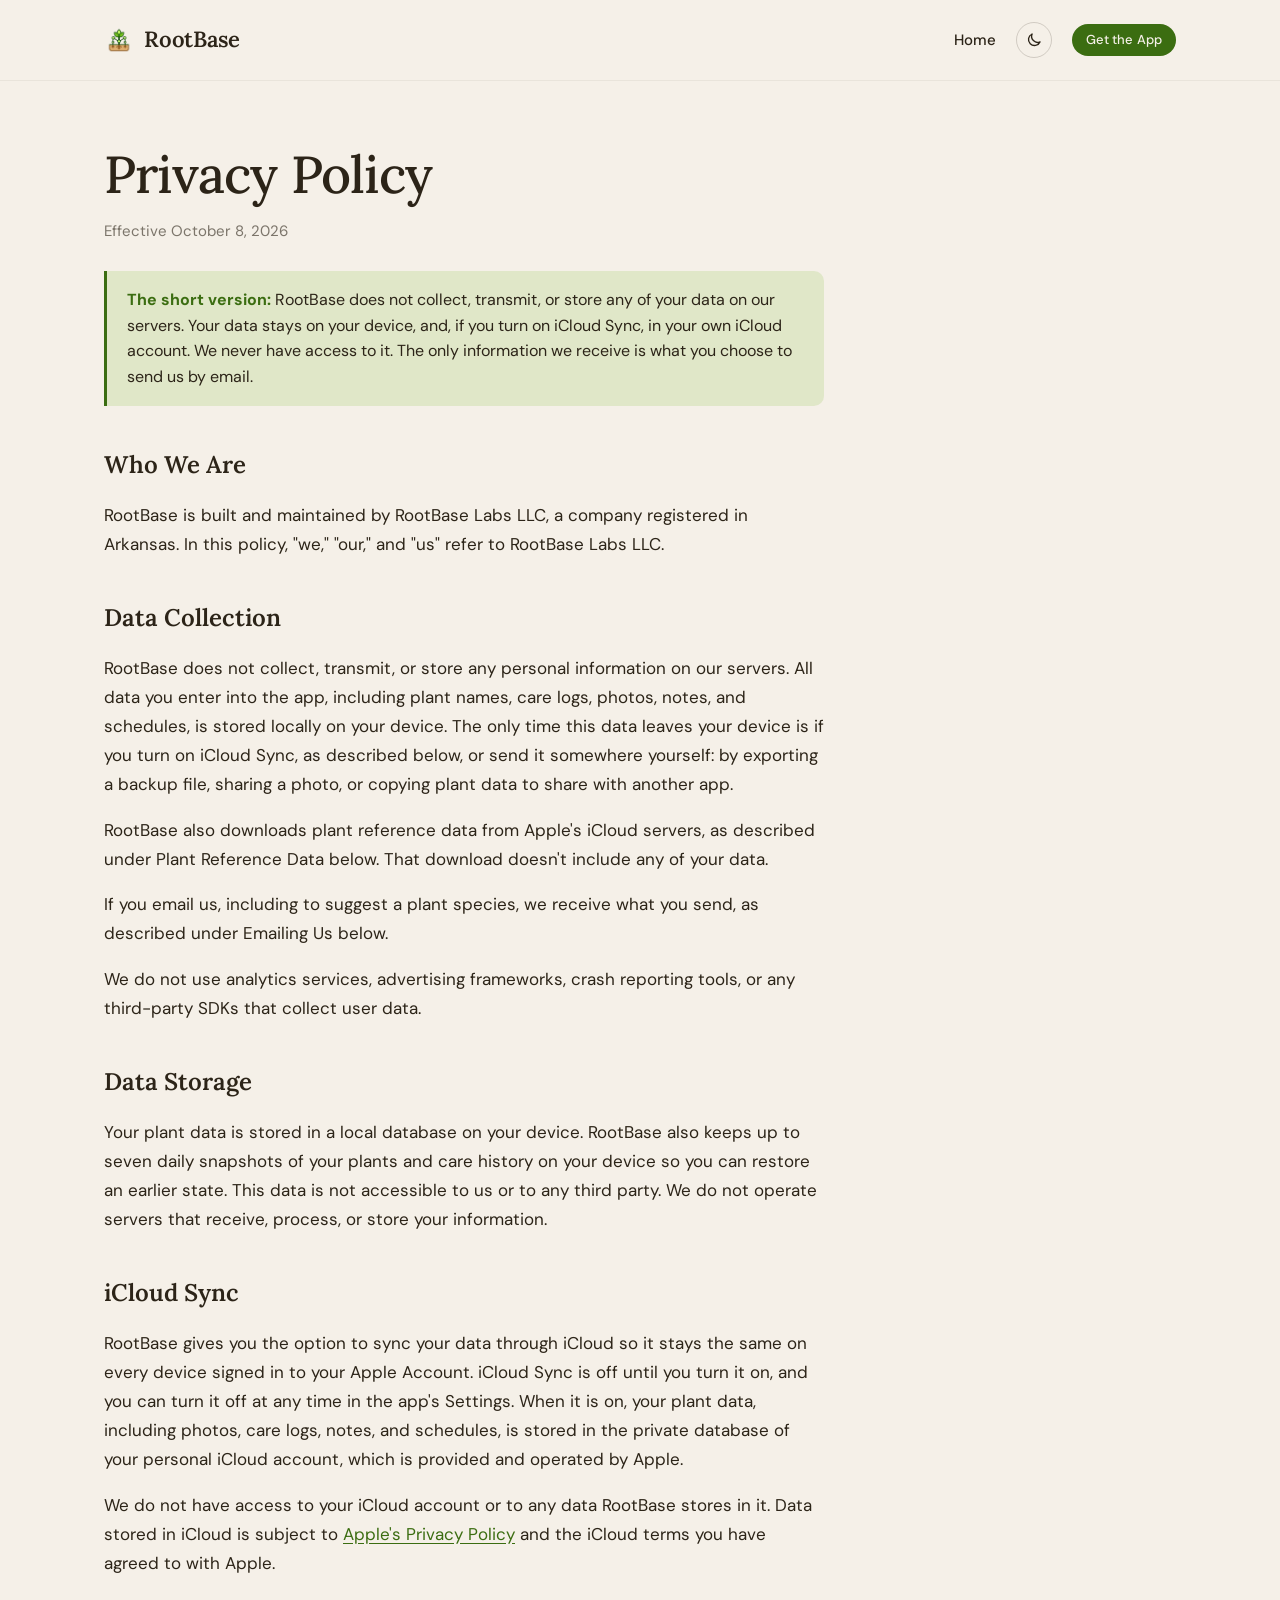
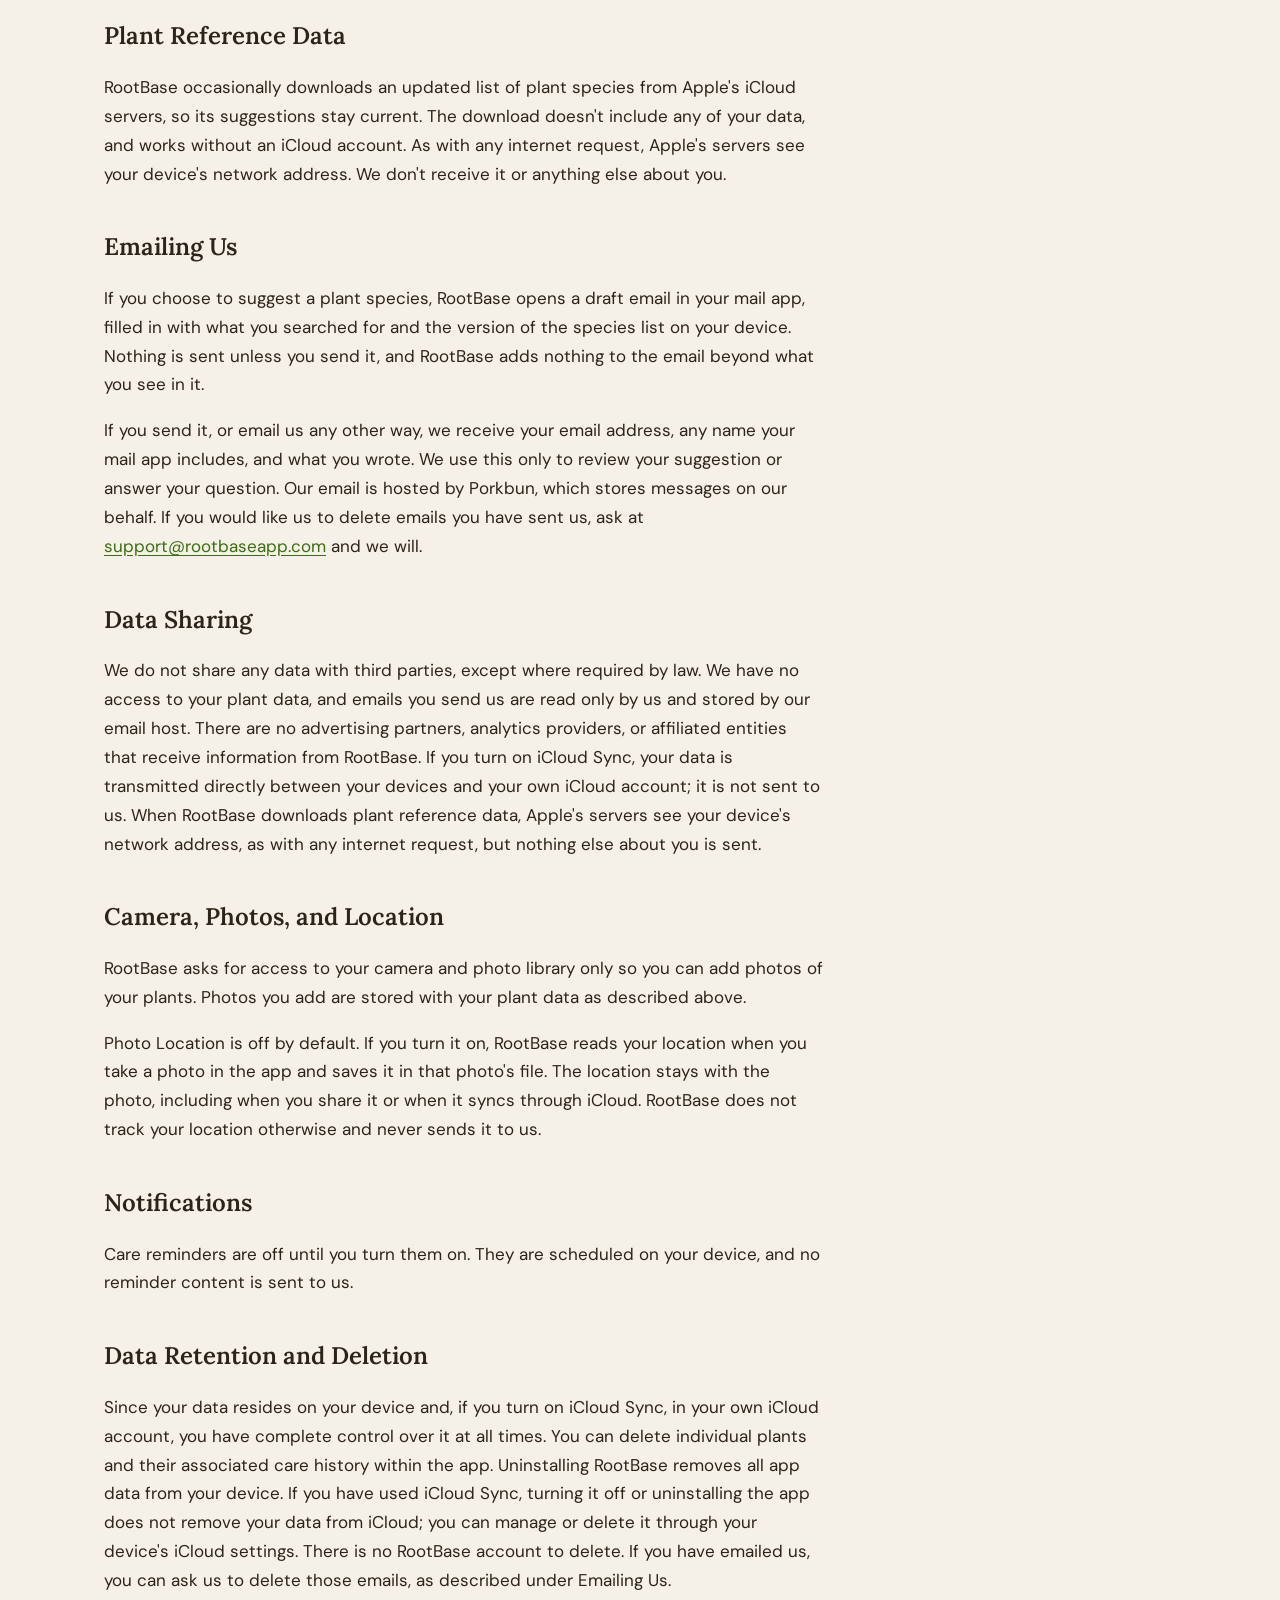
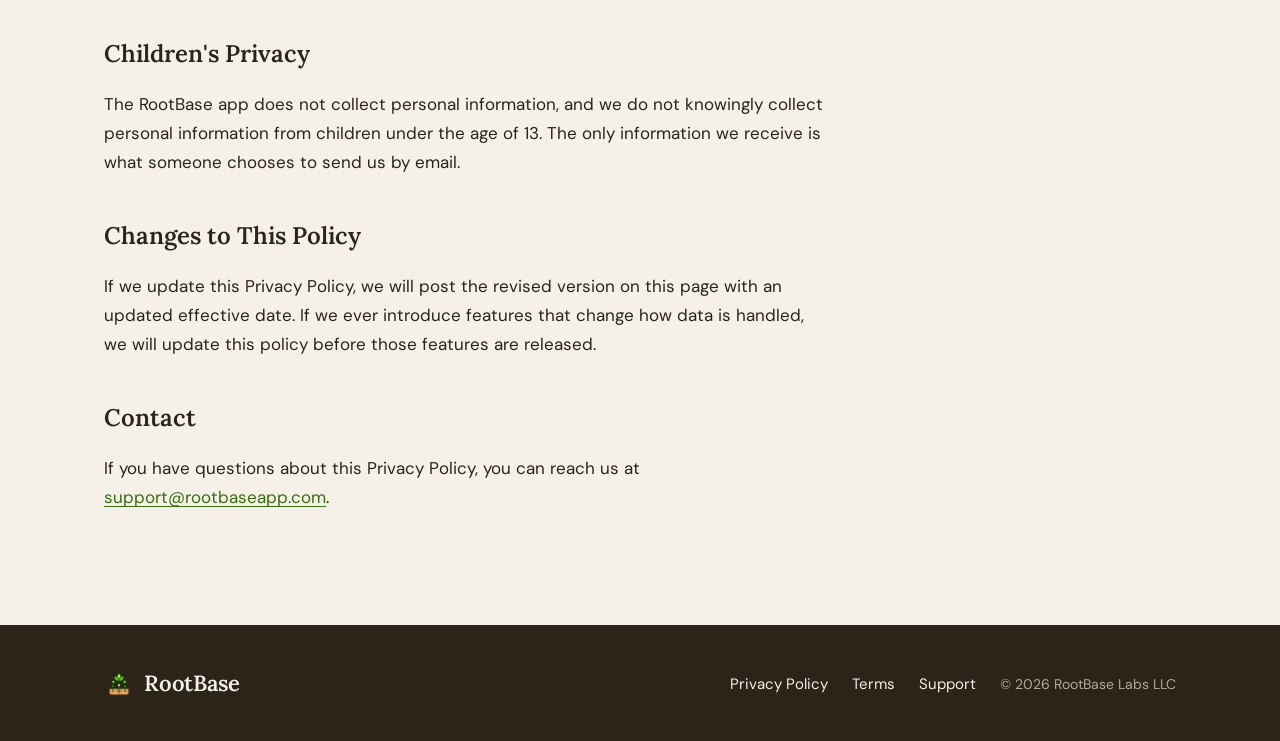
<file: privacy.html>
<!DOCTYPE html>
<html lang="en">
<head>
  <meta charset="UTF-8">
  <meta name="viewport" content="width=device-width, initial-scale=1.0">
  <title>Privacy Policy — RootBase</title>
  <meta name="description" content="Privacy Policy for RootBase, the plant care app for iPhone and iPad by RootBase Labs LLC.">
  <meta name="apple-itunes-app" content="app-id=6760036967">
  <link rel="canonical" href="https://www.rootbaseapp.com/privacy.html">

  <meta property="og:type" content="website">
  <meta property="og:url" content="https://www.rootbaseapp.com/privacy.html">
  <meta property="og:title" content="Privacy Policy — RootBase">
  <meta property="og:description" content="Privacy Policy for RootBase, the plant care app for iPhone and iPad by RootBase Labs LLC.">
  <meta property="og:image" content="https://www.rootbaseapp.com/assets/social/rootbase-card.jpg">
  <meta property="og:image:width" content="1200">
  <meta property="og:image:height" content="630">
  <meta property="og:image:alt" content="RootBase on iPhone and iPad: Your plants deserve a proper schedule.">
  <meta property="og:site_name" content="RootBase">

  <meta name="twitter:card" content="summary_large_image">
  <meta name="twitter:title" content="Privacy Policy — RootBase">
  <meta name="twitter:description" content="Privacy Policy for RootBase, the plant care app for iPhone and iPad by RootBase Labs LLC.">
  <meta name="twitter:image" content="https://www.rootbaseapp.com/assets/social/rootbase-card.jpg">
  <meta name="twitter:image:alt" content="RootBase on iPhone and iPad: Your plants deserve a proper schedule.">

  <link rel="preconnect" href="https://fonts.googleapis.com">
  <link rel="preconnect" href="https://fonts.gstatic.com" crossorigin>
  <link href="https://fonts.googleapis.com/css2?family=DM+Sans:ital,wght@0,400;0,500;0,600;0,700;1,400&family=Lora:ital,wght@0,400;0,500;0,600;0,700;1,400;1,500;1,600&display=swap" rel="stylesheet">
  <link rel="icon" type="image/png" href="assets/icons/rootbase-icon.png">
  <link rel="apple-touch-icon" href="assets/icons/rootbase-icon.png">
  <link rel="stylesheet" href="styles.css">
  <meta name="color-scheme" content="light dark">
  <script src="theme.js"></script>
</head>
<body>
  <header class="site-nav">
    <div class="container nav-inner">
      <a href="index.html" class="logo" aria-label="RootBase home">
        <img class="logo-mark" src="assets/icons/rootbase-icon.png" alt="RootBase leaf mark" />
        <span class="logo-word">RootBase</span>
      </a>
      <nav class="nav-links" aria-label="Primary">
        <a href="index.html" class="nav-link">Home</a>
        <button type="button" class="theme-toggle" aria-label="Toggle dark mode" hidden>
          <svg class="icon-moon" viewBox="0 0 24 24" fill="none" stroke="currentColor" stroke-width="1.8" stroke-linecap="round" stroke-linejoin="round" aria-hidden="true"><path d="M20 14.5A8 8 0 0 1 9.5 4a8 8 0 1 0 10.5 10.5Z"/></svg>
          <svg class="icon-sun" viewBox="0 0 24 24" fill="none" stroke="currentColor" stroke-width="1.8" stroke-linecap="round" aria-hidden="true"><circle cx="12" cy="12" r="4"/><path d="M12 2.5v2M12 19.5v2M4.6 4.6l1.4 1.4M18 18l1.4 1.4M2.5 12h2M19.5 12h2M4.6 19.4 6 18M18 6l1.4-1.4"/></svg>
        </button>
        <a href="https://apps.apple.com/us/app/rootbase/id6760036967" class="pill pill-green" target="_blank" rel="noopener">Get the App</a>
      </nav>
    </div>
  </header>

  <main class="doc-page">
    <div class="container">
      <h1 class="doc-title">Privacy Policy</h1>
      <p class="doc-effective-date">Effective October 8, 2026</p>
      <div class="doc-content">
        <div class="doc-summary">
          <strong>The short version:</strong> RootBase does not collect, transmit, or store any of your data on our servers. Your data stays on your device, and, if you turn on iCloud Sync, in your own iCloud account. We never have access to it. The only information we receive is what you choose to send us by email.
        </div>

        <h2>Who We Are</h2>
        <p>RootBase is built and maintained by RootBase Labs LLC, a company registered in Arkansas. In this policy, "we," "our," and "us" refer to RootBase Labs LLC.</p>

        <h2>Data Collection</h2>
        <p>RootBase does not collect, transmit, or store any personal information on our servers. All data you enter into the app, including plant names, care logs, photos, notes, and schedules, is stored locally on your device. The only time this data leaves your device is if you turn on iCloud Sync, as described below, or send it somewhere yourself: by exporting a backup file, sharing a photo, or copying plant data to share with another app.</p>
        <p>RootBase also downloads plant reference data from Apple's iCloud servers, as described under Plant Reference Data below. That download doesn't include any of your data.</p>
        <p>If you email us, including to suggest a plant species, we receive what you send, as described under Emailing Us below.</p>
        <p>We do not use analytics services, advertising frameworks, crash reporting tools, or any third-party SDKs that collect user data.</p>

        <h2>Data Storage</h2>
        <p>Your plant data is stored in a local database on your device. RootBase also keeps up to seven daily snapshots of your plants and care history on your device so you can restore an earlier state. This data is not accessible to us or to any third party. We do not operate servers that receive, process, or store your information.</p>

        <h2>iCloud Sync</h2>
        <p>RootBase gives you the option to sync your data through iCloud so it stays the same on every device signed in to your Apple Account. iCloud Sync is off until you turn it on, and you can turn it off at any time in the app's Settings. When it is on, your plant data, including photos, care logs, notes, and schedules, is stored in the private database of your personal iCloud account, which is provided and operated by Apple.</p>
        <p>We do not have access to your iCloud account or to any data RootBase stores in it. Data stored in iCloud is subject to <a href="https://www.apple.com/legal/privacy/" target="_blank" rel="noopener">Apple's Privacy Policy</a> and the iCloud terms you have agreed to with Apple.</p>

        <h2>Plant Reference Data</h2>
        <p>RootBase occasionally downloads an updated list of plant species from Apple's iCloud servers, so its suggestions stay current. The download doesn't include any of your data, and works without an iCloud account. As with any internet request, Apple's servers see your device's network address. We don't receive it or anything else about you.</p>

        <h2>Emailing Us</h2>
        <p>If you choose to suggest a plant species, RootBase opens a draft email in your mail app, filled in with what you searched for and the version of the species list on your device. Nothing is sent unless you send it, and RootBase adds nothing to the email beyond what you see in it.</p>
        <p>If you send it, or email us any other way, we receive your email address, any name your mail app includes, and what you wrote. We use this only to review your suggestion or answer your question. Our email is hosted by Porkbun, which stores messages on our behalf. If you would like us to delete emails you have sent us, ask at <a href="mailto:support@rootbaseapp.com">support@rootbaseapp.com</a> and we will.</p>

        <h2>Data Sharing</h2>
        <p>We do not share any data with third parties, except where required by law. We have no access to your plant data, and emails you send us are read only by us and stored by our email host. There are no advertising partners, analytics providers, or affiliated entities that receive information from RootBase. If you turn on iCloud Sync, your data is transmitted directly between your devices and your own iCloud account; it is not sent to us. When RootBase downloads plant reference data, Apple's servers see your device's network address, as with any internet request, but nothing else about you is sent.</p>

        <h2>Camera, Photos, and Location</h2>
        <p>RootBase asks for access to your camera and photo library only so you can add photos of your plants. Photos you add are stored with your plant data as described above.</p>
        <p>Photo Location is off by default. If you turn it on, RootBase reads your location when you take a photo in the app and saves it in that photo's file. The location stays with the photo, including when you share it or when it syncs through iCloud. RootBase does not track your location otherwise and never sends it to us.</p>

        <h2>Notifications</h2>
        <p>Care reminders are off until you turn them on. They are scheduled on your device, and no reminder content is sent to us.</p>

        <h2>Data Retention and Deletion</h2>
        <p>Since your data resides on your device and, if you turn on iCloud Sync, in your own iCloud account, you have complete control over it at all times. You can delete individual plants and their associated care history within the app. Uninstalling RootBase removes all app data from your device. If you have used iCloud Sync, turning it off or uninstalling the app does not remove your data from iCloud; you can manage or delete it through your device's iCloud settings. There is no RootBase account to delete. If you have emailed us, you can ask us to delete those emails, as described under Emailing Us.</p>

        <h2>Children's Privacy</h2>
        <p>The RootBase app does not collect personal information, and we do not knowingly collect personal information from children under the age of 13. The only information we receive is what someone chooses to send us by email.</p>

        <h2>Changes to This Policy</h2>
        <p>If we update this Privacy Policy, we will post the revised version on this page with an updated effective date. If we ever introduce features that change how data is handled, we will update this policy before those features are released.</p>

        <h2>Contact</h2>
        <p>If you have questions about this Privacy Policy, you can reach us at <a href="mailto:support@rootbaseapp.com">support@rootbaseapp.com</a>.</p>
      </div>
    </div>
  </main>

  <footer class="site-footer">
    <div class="container footer-inner">
      <a href="index.html" class="logo logo-footer" aria-label="RootBase home">
        <img class="logo-mark" src="assets/icons/rootbase-icon.png" alt="RootBase leaf mark" />
        <span class="logo-word">RootBase</span>
      </a>
      <nav class="footer-links" aria-label="Footer">
        <a href="privacy.html">Privacy Policy</a>
        <a href="terms.html">Terms</a>
        <a href="support.html">Support</a>
        <span class="footer-copy">© 2026 RootBase Labs LLC</span>
      </nav>
    </div>
  </footer>
</body>
</html>
</file>
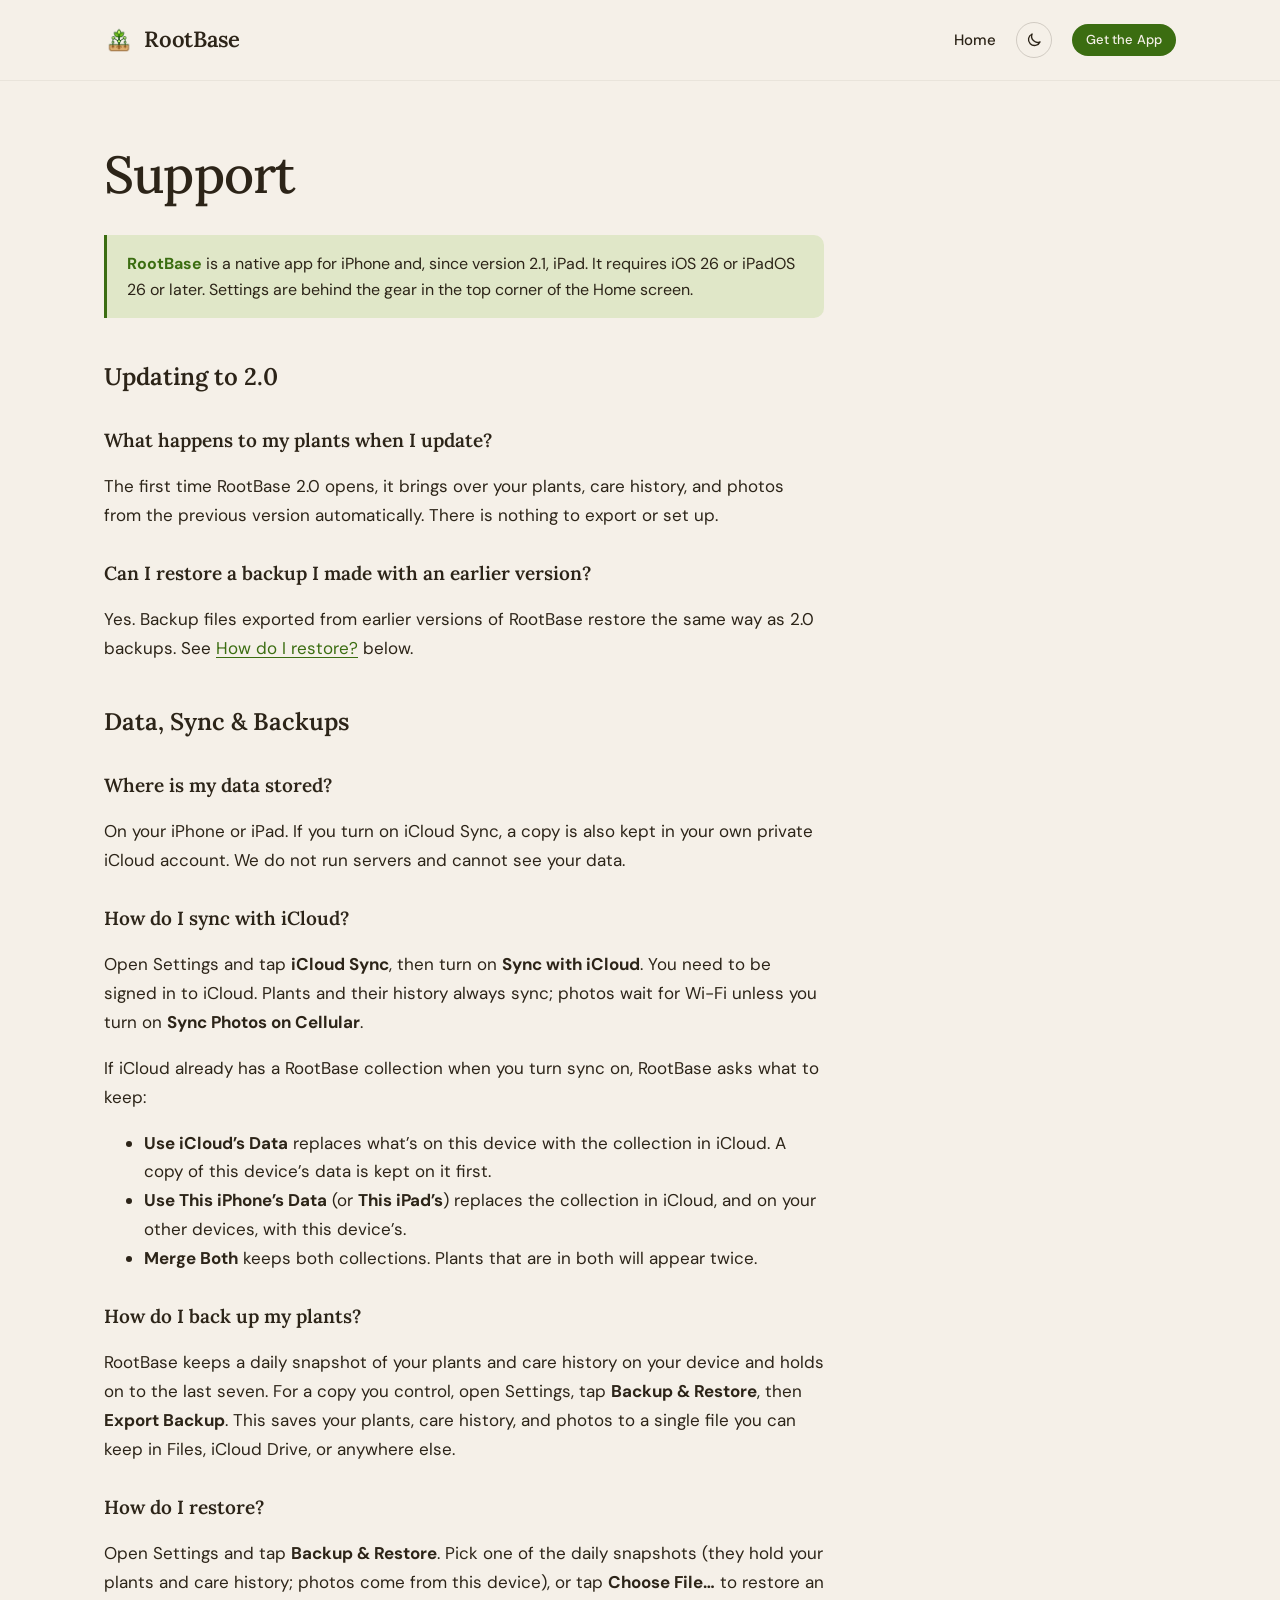
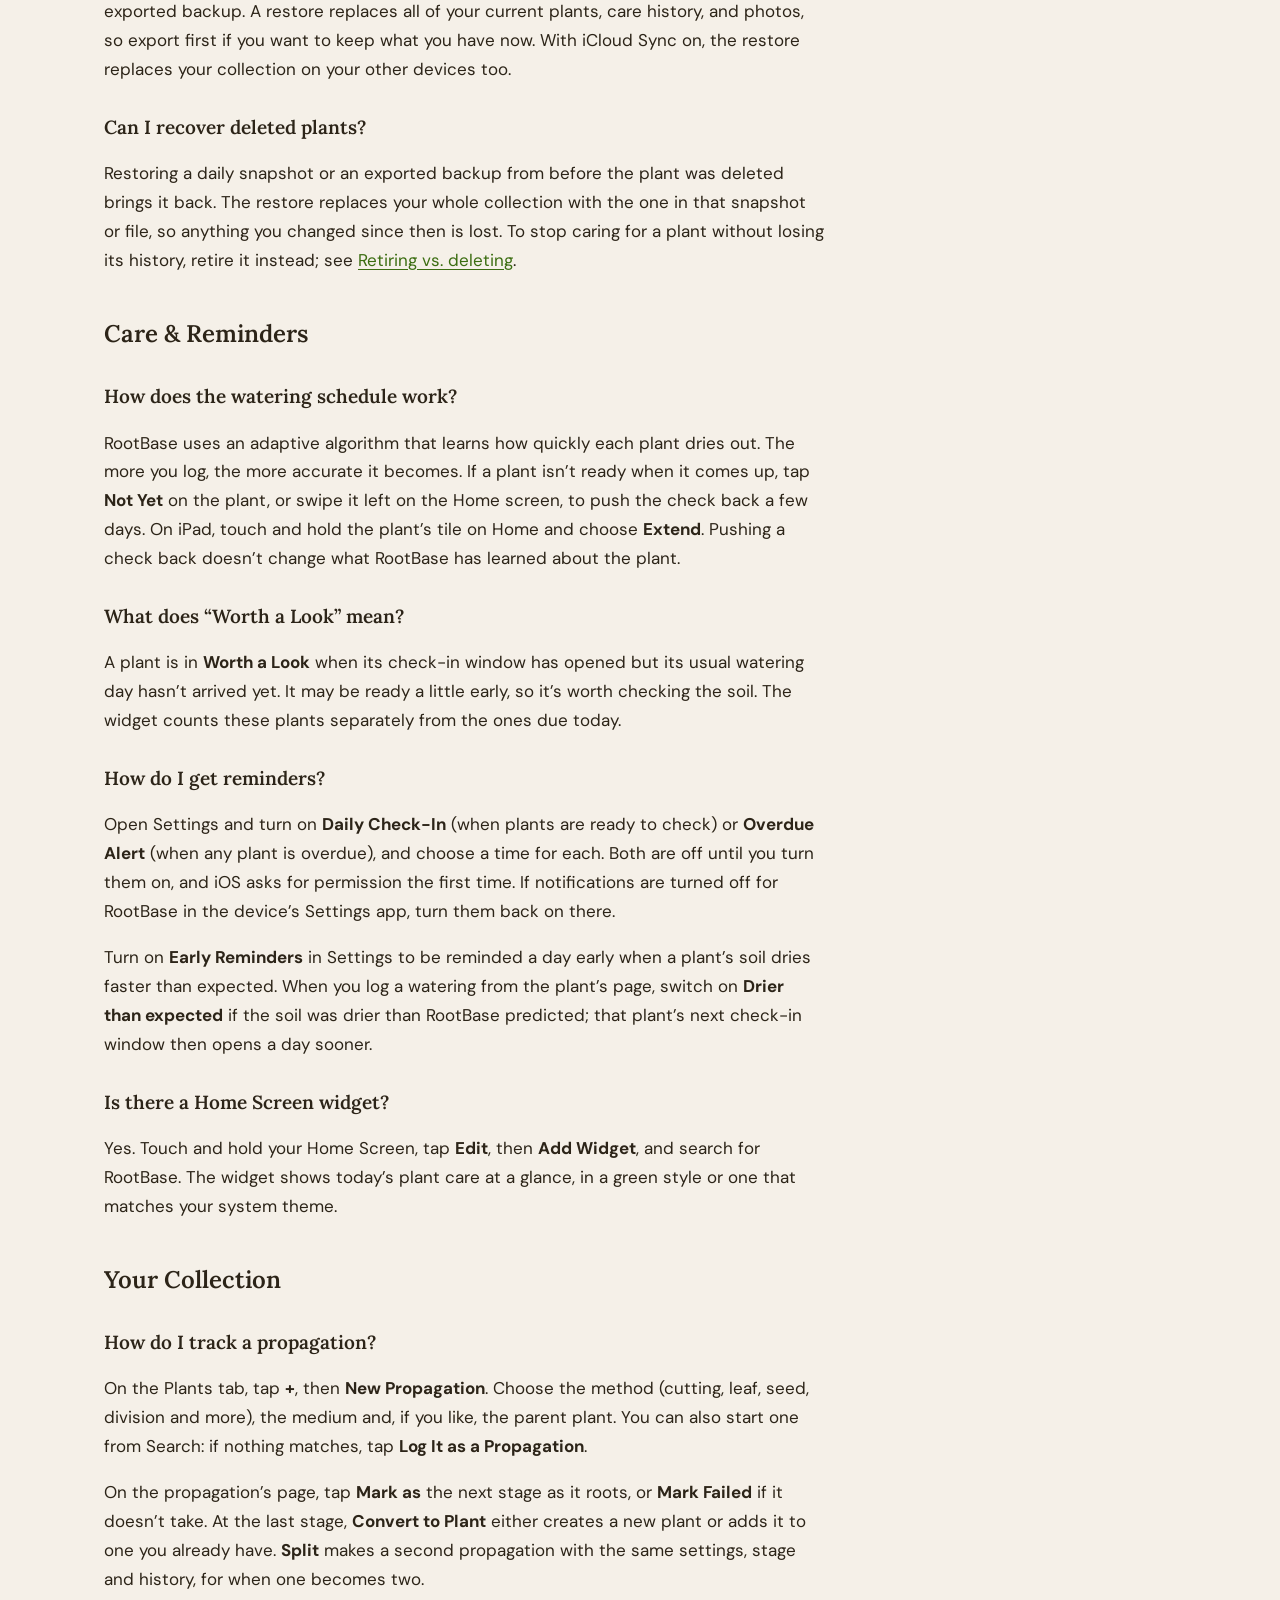
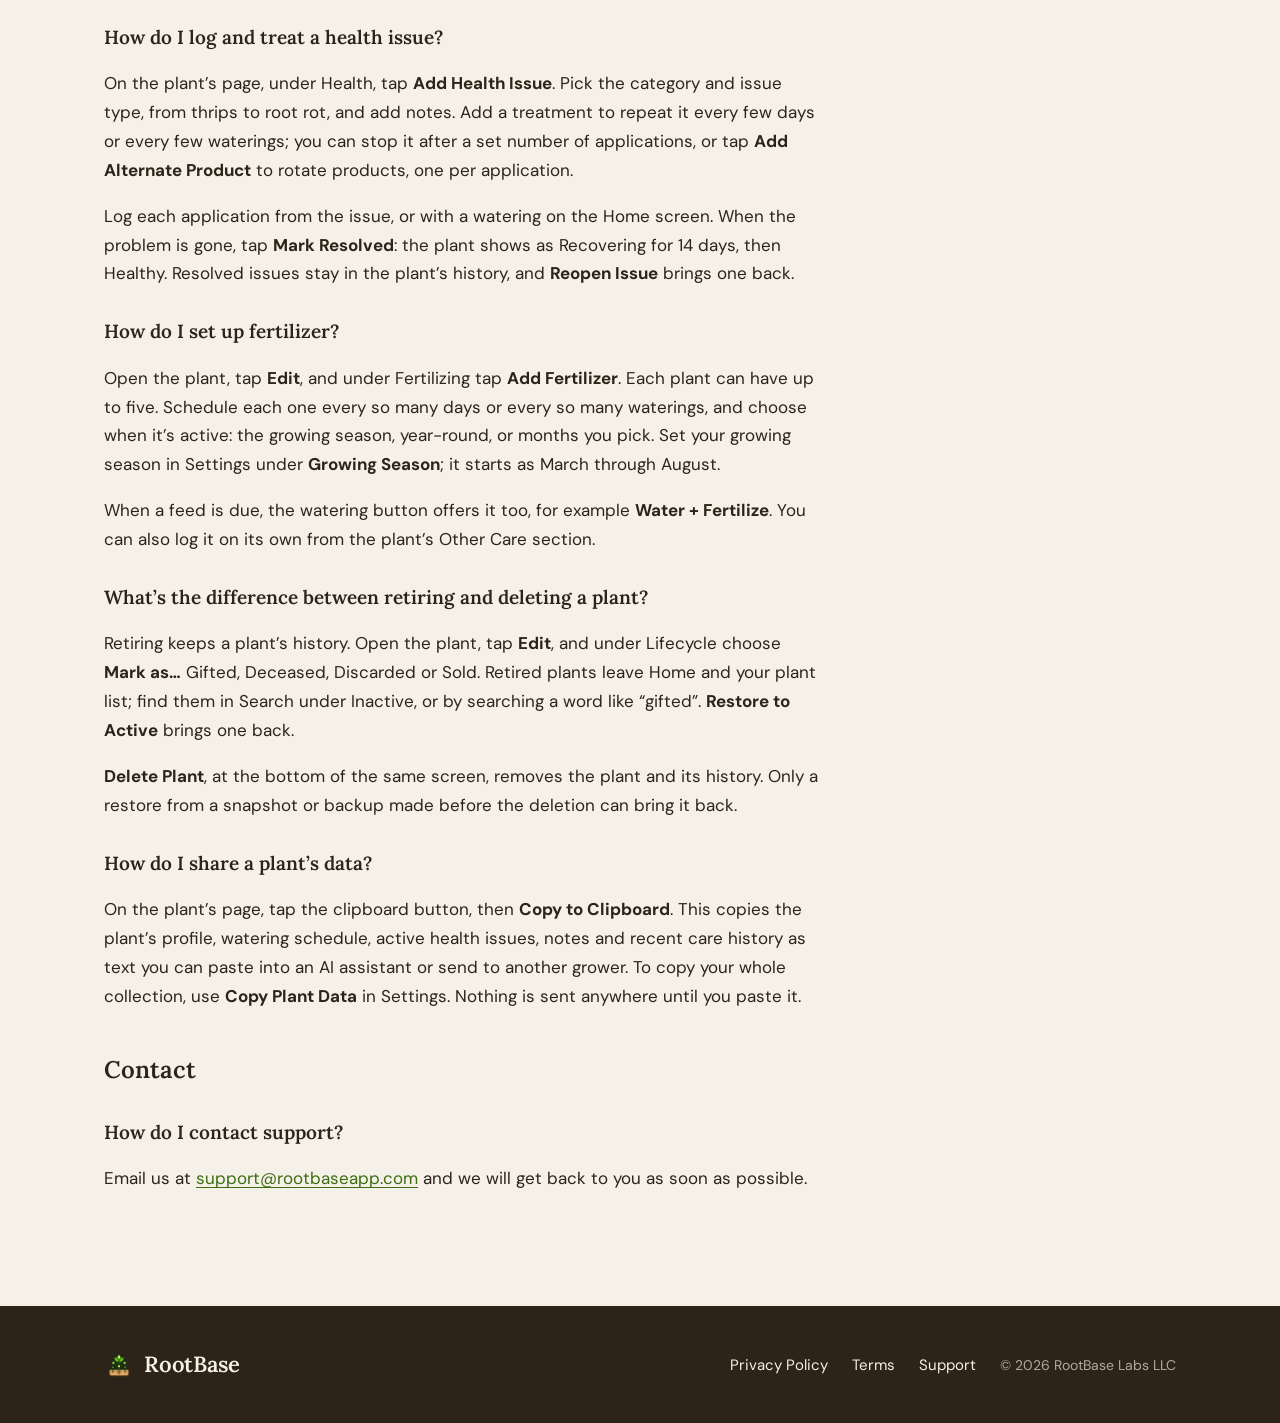
<file: support.html>
<!DOCTYPE html>
<html lang="en">
<head>
  <meta charset="UTF-8">
  <meta name="viewport" content="width=device-width, initial-scale=1.0">
  <title>Support — RootBase</title>
  <meta name="description" content="Support and FAQ for RootBase, the plant care app for iPhone and iPad by RootBase Labs LLC.">
  <meta name="apple-itunes-app" content="app-id=6760036967">
  <link rel="canonical" href="https://www.rootbaseapp.com/support.html">

  <meta property="og:type" content="website">
  <meta property="og:url" content="https://www.rootbaseapp.com/support.html">
  <meta property="og:title" content="Support — RootBase">
  <meta property="og:description" content="Support and FAQ for RootBase, the plant care app for iPhone and iPad by RootBase Labs LLC.">
  <meta property="og:image" content="https://www.rootbaseapp.com/assets/social/rootbase-card.jpg">
  <meta property="og:image:width" content="1200">
  <meta property="og:image:height" content="630">
  <meta property="og:image:alt" content="RootBase on iPhone and iPad: Your plants deserve a proper schedule.">
  <meta property="og:site_name" content="RootBase">

  <meta name="twitter:card" content="summary_large_image">
  <meta name="twitter:title" content="Support — RootBase">
  <meta name="twitter:description" content="Support and FAQ for RootBase, the plant care app for iPhone and iPad by RootBase Labs LLC.">
  <meta name="twitter:image" content="https://www.rootbaseapp.com/assets/social/rootbase-card.jpg">
  <meta name="twitter:image:alt" content="RootBase on iPhone and iPad: Your plants deserve a proper schedule.">

  <link rel="preconnect" href="https://fonts.googleapis.com">
  <link rel="preconnect" href="https://fonts.gstatic.com" crossorigin>
  <link href="https://fonts.googleapis.com/css2?family=DM+Sans:ital,wght@0,400;0,500;0,600;0,700;1,400&family=Lora:ital,wght@0,400;0,500;0,600;0,700;1,400;1,500;1,600&display=swap" rel="stylesheet">
  <link rel="icon" type="image/png" href="assets/icons/rootbase-icon.png">
  <link rel="apple-touch-icon" href="assets/icons/rootbase-icon.png">
  <link rel="stylesheet" href="styles.css">
  <meta name="color-scheme" content="light dark">
  <script src="theme.js"></script>
</head>
<body>
  <header class="site-nav">
    <div class="container nav-inner">
      <a href="index.html" class="logo" aria-label="RootBase home">
        <img class="logo-mark" src="assets/icons/rootbase-icon.png" alt="RootBase leaf mark" />
        <span class="logo-word">RootBase</span>
      </a>
      <nav class="nav-links" aria-label="Primary">
        <a href="index.html" class="nav-link">Home</a>
        <button type="button" class="theme-toggle" aria-label="Toggle dark mode" hidden>
          <svg class="icon-moon" viewBox="0 0 24 24" fill="none" stroke="currentColor" stroke-width="1.8" stroke-linecap="round" stroke-linejoin="round" aria-hidden="true"><path d="M20 14.5A8 8 0 0 1 9.5 4a8 8 0 1 0 10.5 10.5Z"/></svg>
          <svg class="icon-sun" viewBox="0 0 24 24" fill="none" stroke="currentColor" stroke-width="1.8" stroke-linecap="round" aria-hidden="true"><circle cx="12" cy="12" r="4"/><path d="M12 2.5v2M12 19.5v2M4.6 4.6l1.4 1.4M18 18l1.4 1.4M2.5 12h2M19.5 12h2M4.6 19.4 6 18M18 6l1.4-1.4"/></svg>
        </button>
        <a href="https://apps.apple.com/us/app/rootbase/id6760036967" class="pill pill-green" target="_blank" rel="noopener">Get the App</a>
      </nav>
    </div>
  </header>

  <main class="doc-page">
    <div class="container">
      <h1 class="doc-title">Support</h1>
      <div class="doc-content">
        <div class="doc-summary">
          <strong>RootBase</strong> is a native app for iPhone and, since version 2.1, iPad. It requires iOS 26 or iPadOS 26 or later. Settings are behind the gear in the top corner of the Home screen.
        </div>

        <h2>Updating to 2.0</h2>

        <h3>What happens to my plants when I update?</h3>
        <p>The first time RootBase 2.0 opens, it brings over your plants, care history, and photos from the previous version automatically. There is nothing to export or set up.</p>

        <h3>Can I restore a backup I made with an earlier version?</h3>
        <p>Yes. Backup files exported from earlier versions of RootBase restore the same way as 2.0 backups. See <a href="#restore">How do I restore?</a> below.</p>

        <h2>Data, Sync &amp; Backups</h2>

        <h3>Where is my data stored?</h3>
        <p>On your iPhone or iPad. If you turn on iCloud Sync, a copy is also kept in your own private iCloud account. We do not run servers and cannot see your data.</p>

        <h3>How do I sync with iCloud?</h3>
        <p>Open Settings and tap <strong>iCloud Sync</strong>, then turn on <strong>Sync with iCloud</strong>. You need to be signed in to iCloud. Plants and their history always sync; photos wait for Wi-Fi unless you turn on <strong>Sync Photos on Cellular</strong>.</p>
        <p>If iCloud already has a RootBase collection when you turn sync on, RootBase asks what to keep:</p>
        <ul>
          <li><strong>Use iCloud&rsquo;s Data</strong> replaces what&rsquo;s on this device with the collection in iCloud. A copy of this device&rsquo;s data is kept on it first.</li>
          <li><strong>Use This iPhone&rsquo;s Data</strong> (or <strong>This iPad&rsquo;s</strong>) replaces the collection in iCloud, and on your other devices, with this device&rsquo;s.</li>
          <li><strong>Merge Both</strong> keeps both collections. Plants that are in both will appear twice.</li>
        </ul>

        <h3>How do I back up my plants?</h3>
        <p>RootBase keeps a daily snapshot of your plants and care history on your device and holds on to the last seven. For a copy you control, open Settings, tap <strong>Backup &amp; Restore</strong>, then <strong>Export Backup</strong>. This saves your plants, care history, and photos to a single file you can keep in Files, iCloud Drive, or anywhere else.</p>

        <h3 id="restore">How do I restore?</h3>
        <p>Open Settings and tap <strong>Backup &amp; Restore</strong>. Pick one of the daily snapshots (they hold your plants and care history; photos come from this device), or tap <strong>Choose File&hellip;</strong> to restore an exported backup. A restore replaces all of your current plants, care history, and photos, so export first if you want to keep what you have now. With iCloud Sync on, the restore replaces your collection on your other devices too.</p>

        <h3>Can I recover deleted plants?</h3>
        <p>Restoring a daily snapshot or an exported backup from before the plant was deleted brings it back. The restore replaces your whole collection with the one in that snapshot or file, so anything you changed since then is lost. To stop caring for a plant without losing its history, retire it instead; see <a href="#retire">Retiring vs. deleting</a>.</p>

        <h2>Care &amp; Reminders</h2>

        <h3>How does the watering schedule work?</h3>
        <p>RootBase uses an adaptive algorithm that learns how quickly each plant dries out. The more you log, the more accurate it becomes. If a plant isn&rsquo;t ready when it comes up, tap <strong>Not Yet</strong> on the plant, or swipe it left on the Home screen, to push the check back a few days. On iPad, touch and hold the plant&rsquo;s tile on Home and choose <strong>Extend</strong>. Pushing a check back doesn&rsquo;t change what RootBase has learned about the plant.</p>

        <h3>What does &ldquo;Worth a Look&rdquo; mean?</h3>
        <p>A plant is in <strong>Worth a Look</strong> when its check-in window has opened but its usual watering day hasn&rsquo;t arrived yet. It may be ready a little early, so it&rsquo;s worth checking the soil. The widget counts these plants separately from the ones due today.</p>

        <h3>How do I get reminders?</h3>
        <p>Open Settings and turn on <strong>Daily Check-In</strong> (when plants are ready to check) or <strong>Overdue Alert</strong> (when any plant is overdue), and choose a time for each. Both are off until you turn them on, and iOS asks for permission the first time. If notifications are turned off for RootBase in the device&rsquo;s Settings app, turn them back on there.</p>
        <p>Turn on <strong>Early Reminders</strong> in Settings to be reminded a day early when a plant&rsquo;s soil dries faster than expected. When you log a watering from the plant&rsquo;s page, switch on <strong>Drier than expected</strong> if the soil was drier than RootBase predicted; that plant&rsquo;s next check-in window then opens a day sooner.</p>

        <h3>Is there a Home Screen widget?</h3>
        <p>Yes. Touch and hold your Home Screen, tap <strong>Edit</strong>, then <strong>Add Widget</strong>, and search for RootBase. The widget shows today&rsquo;s plant care at a glance, in a green style or one that matches your system theme.</p>

        <h2>Your Collection</h2>

        <h3>How do I track a propagation?</h3>
        <p>On the Plants tab, tap <strong>+</strong>, then <strong>New Propagation</strong>. Choose the method (cutting, leaf, seed, division and more), the medium and, if you like, the parent plant. You can also start one from Search: if nothing matches, tap <strong>Log It as a Propagation</strong>.</p>
        <p>On the propagation&rsquo;s page, tap <strong>Mark as</strong> the next stage as it roots, or <strong>Mark Failed</strong> if it doesn&rsquo;t take. At the last stage, <strong>Convert to Plant</strong> either creates a new plant or adds it to one you already have. <strong>Split</strong> makes a second propagation with the same settings, stage and history, for when one becomes two.</p>

        <h3>How do I log and treat a health issue?</h3>
        <p>On the plant&rsquo;s page, under Health, tap <strong>Add Health Issue</strong>. Pick the category and issue type, from thrips to root rot, and add notes. Add a treatment to repeat it every few days or every few waterings; you can stop it after a set number of applications, or tap <strong>Add Alternate Product</strong> to rotate products, one per application.</p>
        <p>Log each application from the issue, or with a watering on the Home screen. When the problem is gone, tap <strong>Mark Resolved</strong>: the plant shows as Recovering for 14 days, then Healthy. Resolved issues stay in the plant&rsquo;s history, and <strong>Reopen Issue</strong> brings one back.</p>

        <h3>How do I set up fertilizer?</h3>
        <p>Open the plant, tap <strong>Edit</strong>, and under Fertilizing tap <strong>Add Fertilizer</strong>. Each plant can have up to five. Schedule each one every so many days or every so many waterings, and choose when it&rsquo;s active: the growing season, year-round, or months you pick. Set your growing season in Settings under <strong>Growing Season</strong>; it starts as March through August.</p>
        <p>When a feed is due, the watering button offers it too, for example <strong>Water + Fertilize</strong>. You can also log it on its own from the plant&rsquo;s Other Care section.</p>

        <h3 id="retire">What&rsquo;s the difference between retiring and deleting a plant?</h3>
        <p>Retiring keeps a plant&rsquo;s history. Open the plant, tap <strong>Edit</strong>, and under Lifecycle choose <strong>Mark as&hellip;</strong> Gifted, Deceased, Discarded or Sold. Retired plants leave Home and your plant list; find them in Search under Inactive, or by searching a word like &ldquo;gifted&rdquo;. <strong>Restore to Active</strong> brings one back.</p>
        <p><strong>Delete Plant</strong>, at the bottom of the same screen, removes the plant and its history. Only a restore from a snapshot or backup made before the deletion can bring it back.</p>

        <h3>How do I share a plant&rsquo;s data?</h3>
        <p>On the plant&rsquo;s page, tap the clipboard button, then <strong>Copy to Clipboard</strong>. This copies the plant&rsquo;s profile, watering schedule, active health issues, notes and recent care history as text you can paste into an AI assistant or send to another grower. To copy your whole collection, use <strong>Copy Plant Data</strong> in Settings. Nothing is sent anywhere until you paste it.</p>

        <h2>Contact</h2>

        <h3>How do I contact support?</h3>
        <p>Email us at <a href="mailto:support@rootbaseapp.com">support@rootbaseapp.com</a> and we will get back to you as soon as possible.</p>
      </div>
    </div>
  </main>

  <footer class="site-footer">
    <div class="container footer-inner">
      <a href="index.html" class="logo logo-footer" aria-label="RootBase home">
        <img class="logo-mark" src="assets/icons/rootbase-icon.png" alt="RootBase leaf mark" />
        <span class="logo-word">RootBase</span>
      </a>
      <nav class="footer-links" aria-label="Footer">
        <a href="privacy.html">Privacy Policy</a>
        <a href="terms.html">Terms</a>
        <a href="support.html">Support</a>
        <span class="footer-copy">© 2026 RootBase Labs LLC</span>
      </nav>
    </div>
  </footer>
</body>
</html>
</file>
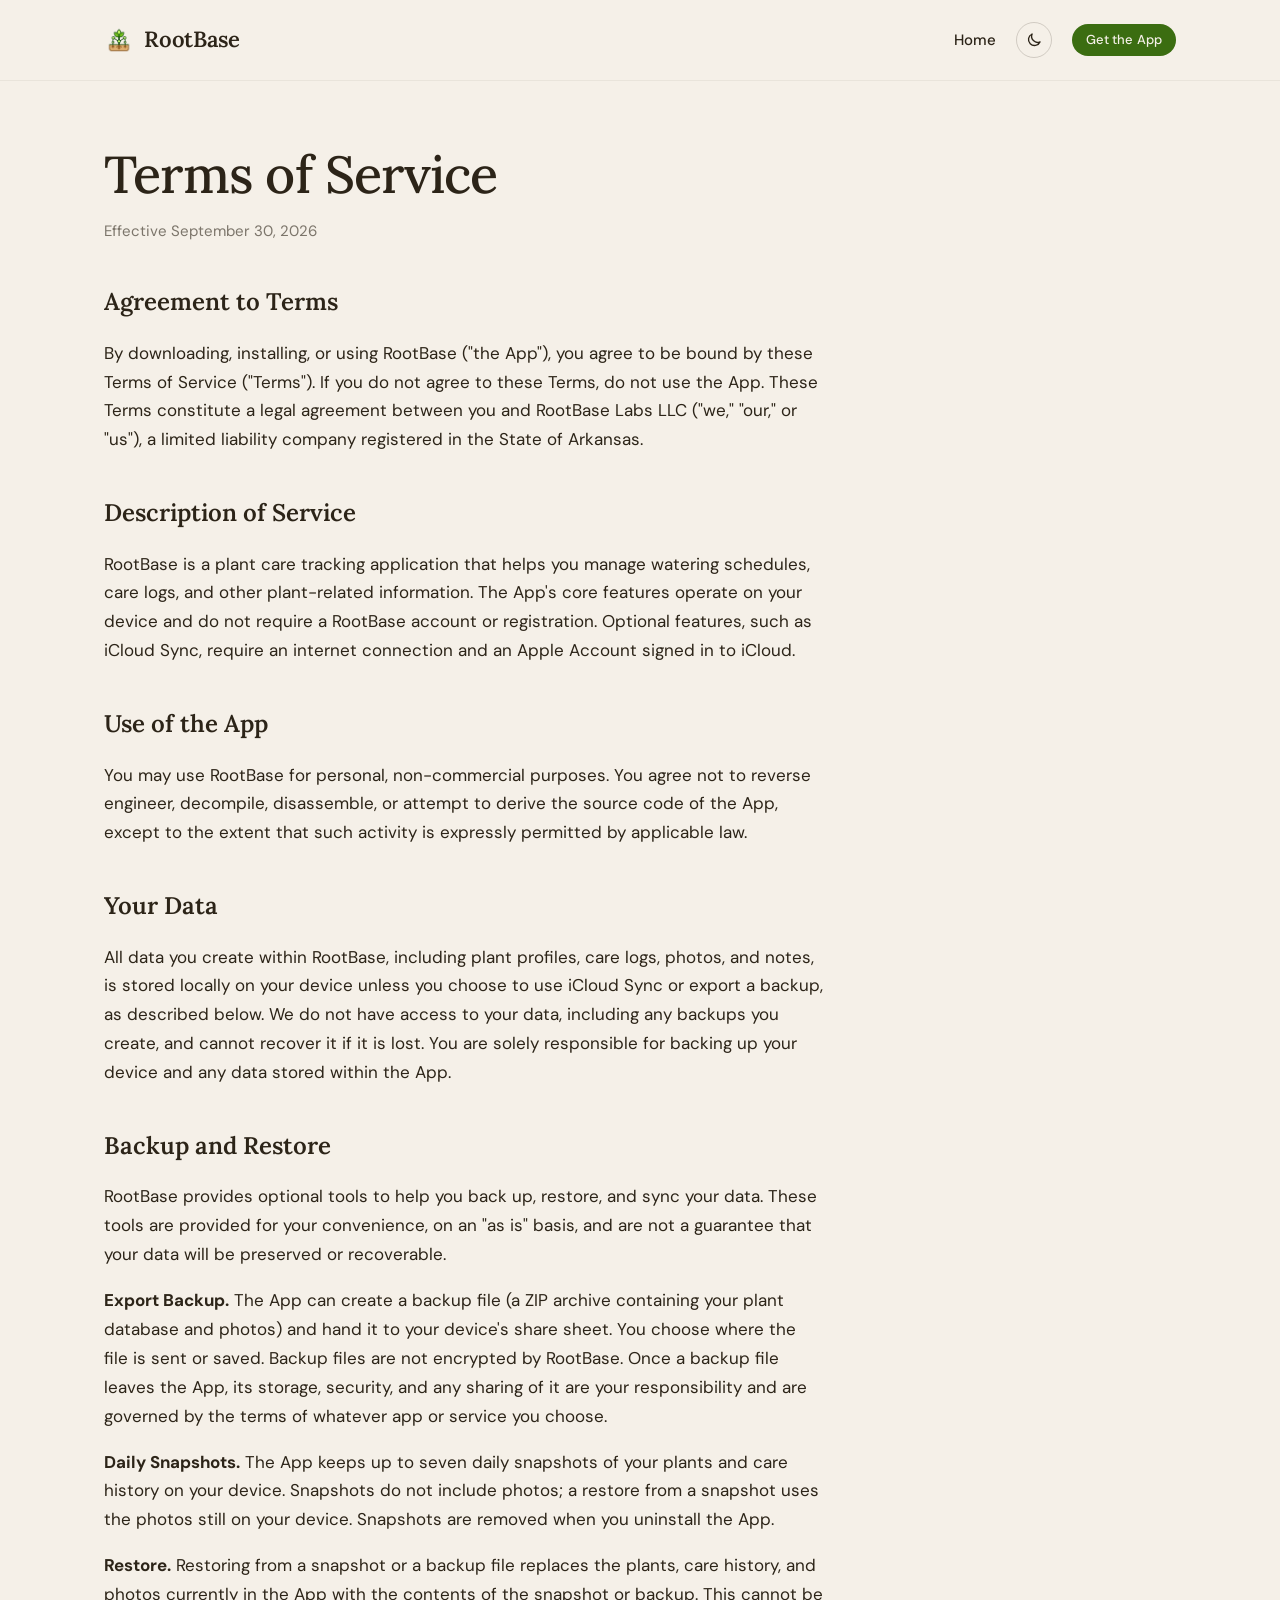
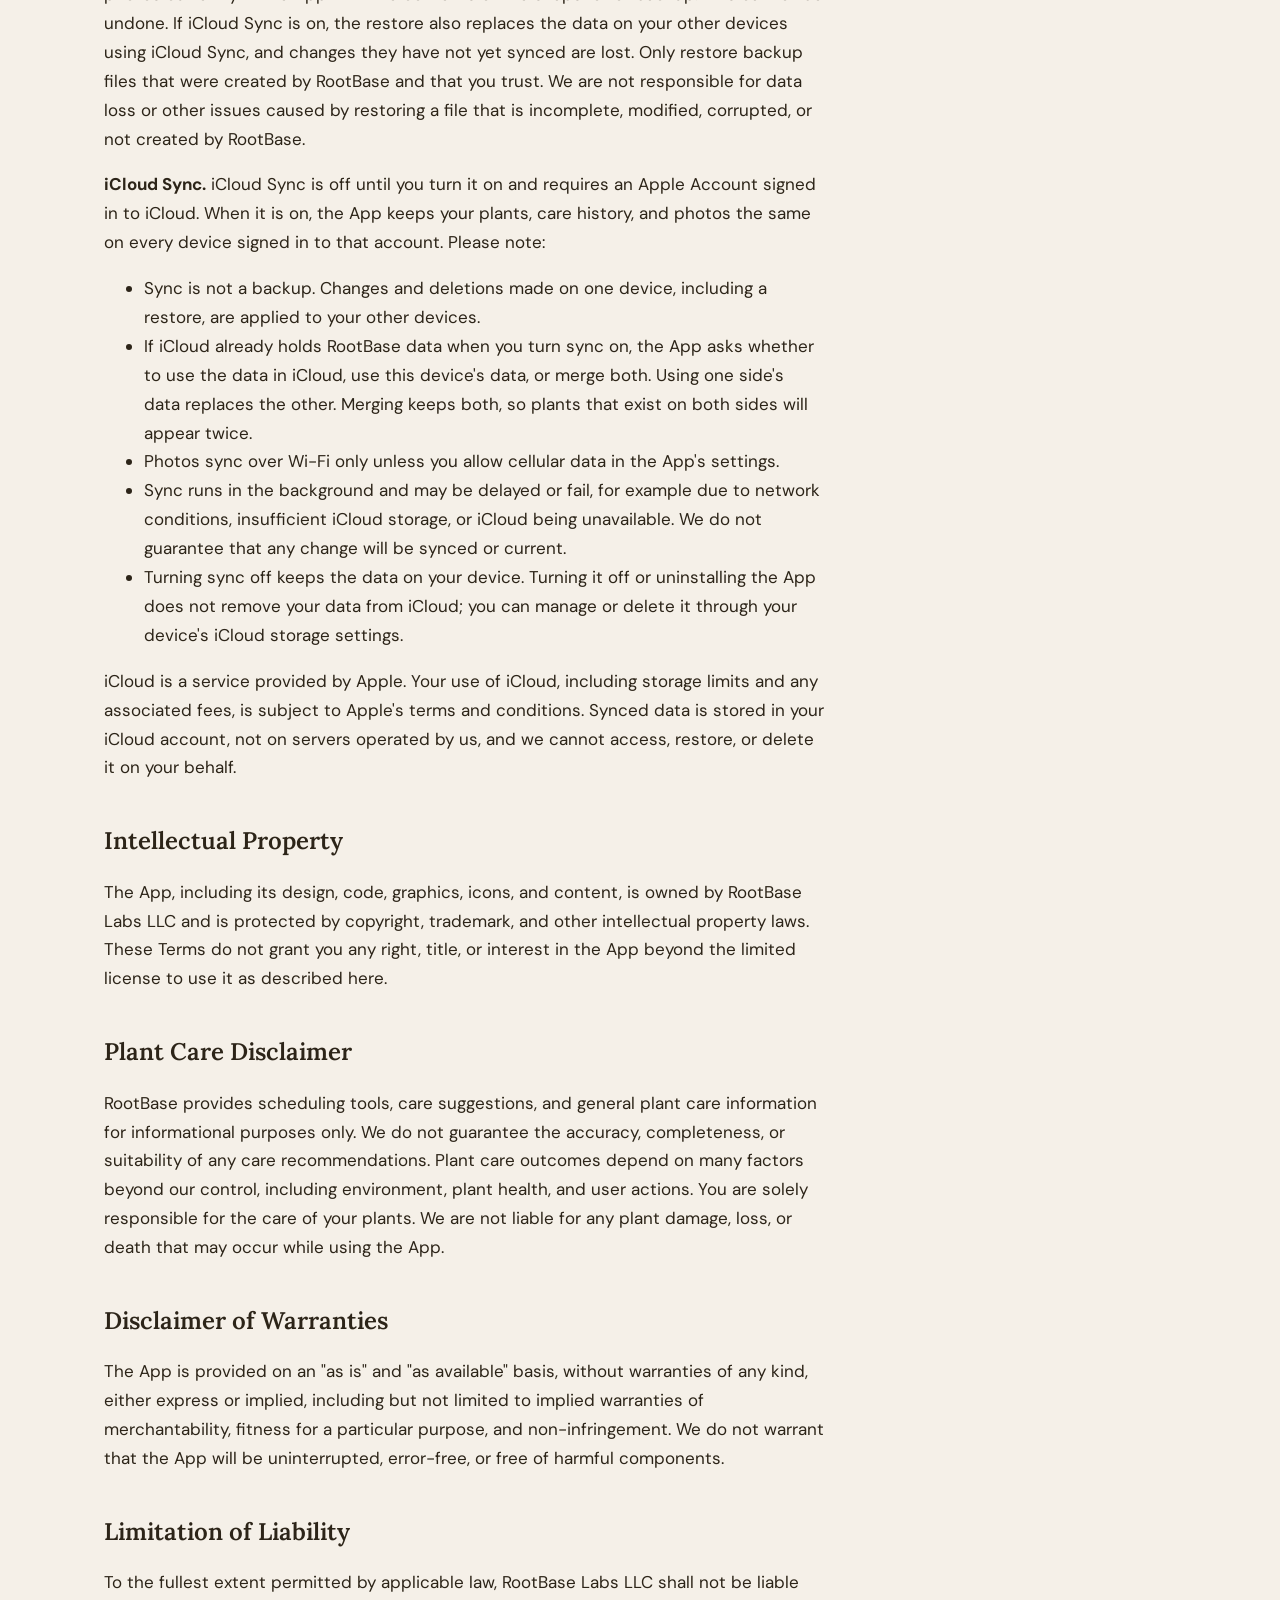
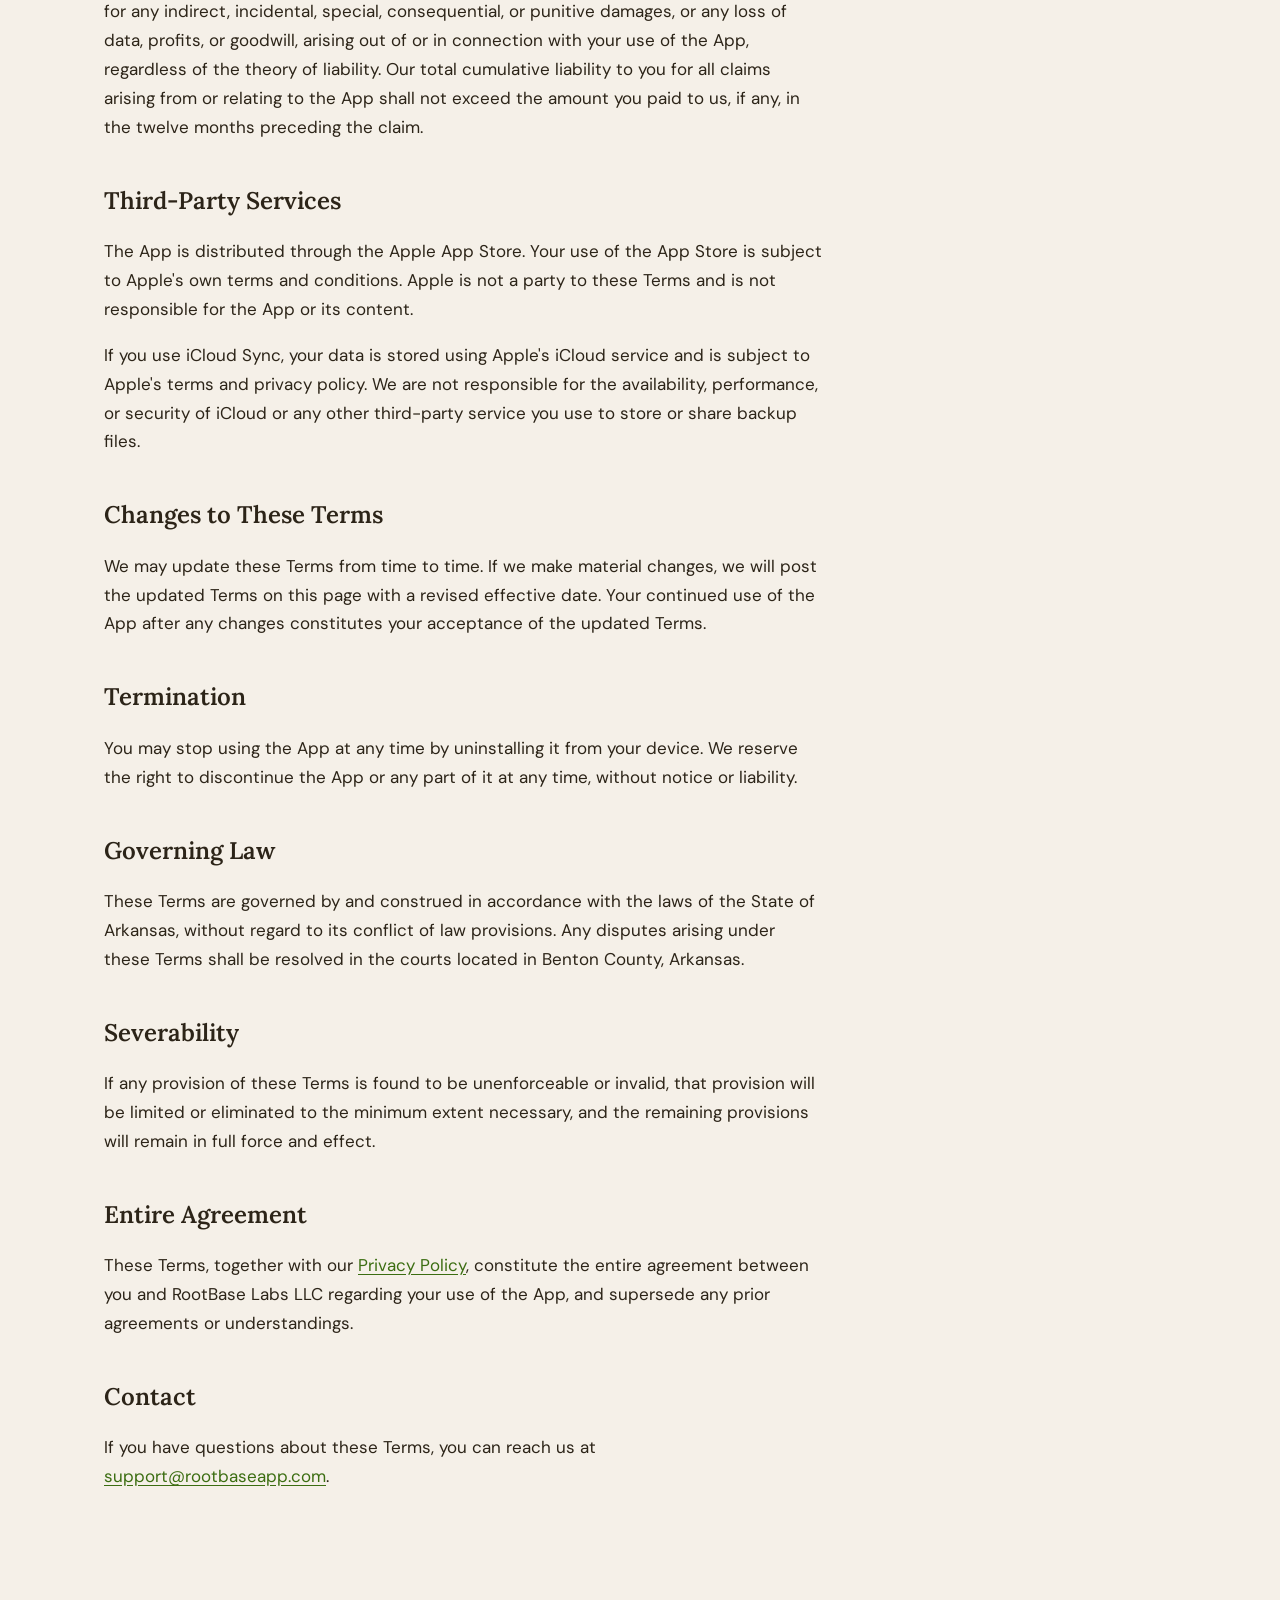
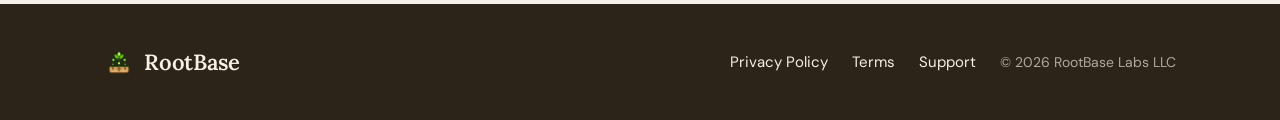
<file: terms.html>
<!DOCTYPE html>
<html lang="en">
<head>
  <meta charset="UTF-8">
  <meta name="viewport" content="width=device-width, initial-scale=1.0">
  <title>Terms of Service — RootBase</title>
  <meta name="description" content="Terms of Service for RootBase, the plant care app for iPhone and iPad by RootBase Labs LLC.">
  <meta name="apple-itunes-app" content="app-id=6760036967">
  <link rel="canonical" href="https://www.rootbaseapp.com/terms.html">

  <meta property="og:type" content="website">
  <meta property="og:url" content="https://www.rootbaseapp.com/terms.html">
  <meta property="og:title" content="Terms of Service — RootBase">
  <meta property="og:description" content="Terms of Service for RootBase, the plant care app for iPhone and iPad by RootBase Labs LLC.">
  <meta property="og:image" content="https://www.rootbaseapp.com/assets/social/rootbase-card.jpg">
  <meta property="og:image:width" content="1200">
  <meta property="og:image:height" content="630">
  <meta property="og:image:alt" content="RootBase on iPhone and iPad: Your plants deserve a proper schedule.">
  <meta property="og:site_name" content="RootBase">

  <meta name="twitter:card" content="summary_large_image">
  <meta name="twitter:title" content="Terms of Service — RootBase">
  <meta name="twitter:description" content="Terms of Service for RootBase, the plant care app for iPhone and iPad by RootBase Labs LLC.">
  <meta name="twitter:image" content="https://www.rootbaseapp.com/assets/social/rootbase-card.jpg">
  <meta name="twitter:image:alt" content="RootBase on iPhone and iPad: Your plants deserve a proper schedule.">

  <link rel="preconnect" href="https://fonts.googleapis.com">
  <link rel="preconnect" href="https://fonts.gstatic.com" crossorigin>
  <link href="https://fonts.googleapis.com/css2?family=DM+Sans:ital,wght@0,400;0,500;0,600;0,700;1,400&family=Lora:ital,wght@0,400;0,500;0,600;0,700;1,400;1,500;1,600&display=swap" rel="stylesheet">
  <link rel="icon" type="image/png" href="assets/icons/rootbase-icon.png">
  <link rel="apple-touch-icon" href="assets/icons/rootbase-icon.png">
  <link rel="stylesheet" href="styles.css">
  <meta name="color-scheme" content="light dark">
  <script src="theme.js"></script>
</head>
<body>
  <header class="site-nav">
    <div class="container nav-inner">
      <a href="index.html" class="logo" aria-label="RootBase home">
        <img class="logo-mark" src="assets/icons/rootbase-icon.png" alt="RootBase leaf mark" />
        <span class="logo-word">RootBase</span>
      </a>
      <nav class="nav-links" aria-label="Primary">
        <a href="index.html" class="nav-link">Home</a>
        <button type="button" class="theme-toggle" aria-label="Toggle dark mode" hidden>
          <svg class="icon-moon" viewBox="0 0 24 24" fill="none" stroke="currentColor" stroke-width="1.8" stroke-linecap="round" stroke-linejoin="round" aria-hidden="true"><path d="M20 14.5A8 8 0 0 1 9.5 4a8 8 0 1 0 10.5 10.5Z"/></svg>
          <svg class="icon-sun" viewBox="0 0 24 24" fill="none" stroke="currentColor" stroke-width="1.8" stroke-linecap="round" aria-hidden="true"><circle cx="12" cy="12" r="4"/><path d="M12 2.5v2M12 19.5v2M4.6 4.6l1.4 1.4M18 18l1.4 1.4M2.5 12h2M19.5 12h2M4.6 19.4 6 18M18 6l1.4-1.4"/></svg>
        </button>
        <a href="https://apps.apple.com/us/app/rootbase/id6760036967" class="pill pill-green" target="_blank" rel="noopener">Get the App</a>
      </nav>
    </div>
  </header>

  <main class="doc-page">
    <div class="container">
      <h1 class="doc-title">Terms of Service</h1>
      <p class="doc-effective-date">Effective September 30, 2026</p>
      <div class="doc-content">
        <h2>Agreement to Terms</h2>
        <p>By downloading, installing, or using RootBase ("the App"), you agree to be bound by these Terms of Service ("Terms"). If you do not agree to these Terms, do not use the App. These Terms constitute a legal agreement between you and RootBase Labs LLC ("we," "our," or "us"), a limited liability company registered in the State of Arkansas.</p>

        <h2>Description of Service</h2>
        <p>RootBase is a plant care tracking application that helps you manage watering schedules, care logs, and other plant-related information. The App's core features operate on your device and do not require a RootBase account or registration. Optional features, such as iCloud Sync, require an internet connection and an Apple Account signed in to iCloud.</p>

        <h2>Use of the App</h2>
        <p>You may use RootBase for personal, non-commercial purposes. You agree not to reverse engineer, decompile, disassemble, or attempt to derive the source code of the App, except to the extent that such activity is expressly permitted by applicable law.</p>

        <h2>Your Data</h2>
        <p>All data you create within RootBase, including plant profiles, care logs, photos, and notes, is stored locally on your device unless you choose to use iCloud Sync or export a backup, as described below. We do not have access to your data, including any backups you create, and cannot recover it if it is lost. You are solely responsible for backing up your device and any data stored within the App.</p>

        <h2>Backup and Restore</h2>
        <p>RootBase provides optional tools to help you back up, restore, and sync your data. These tools are provided for your convenience, on an "as is" basis, and are not a guarantee that your data will be preserved or recoverable.</p>
        <p><strong>Export Backup.</strong> The App can create a backup file (a ZIP archive containing your plant database and photos) and hand it to your device's share sheet. You choose where the file is sent or saved. Backup files are not encrypted by RootBase. Once a backup file leaves the App, its storage, security, and any sharing of it are your responsibility and are governed by the terms of whatever app or service you choose.</p>
        <p><strong>Daily Snapshots.</strong> The App keeps up to seven daily snapshots of your plants and care history on your device. Snapshots do not include photos; a restore from a snapshot uses the photos still on your device. Snapshots are removed when you uninstall the App.</p>
        <p><strong>Restore.</strong> Restoring from a snapshot or a backup file replaces the plants, care history, and photos currently in the App with the contents of the snapshot or backup. This cannot be undone. If iCloud Sync is on, the restore also replaces the data on your other devices using iCloud Sync, and changes they have not yet synced are lost. Only restore backup files that were created by RootBase and that you trust. We are not responsible for data loss or other issues caused by restoring a file that is incomplete, modified, corrupted, or not created by RootBase.</p>
        <p><strong>iCloud Sync.</strong> iCloud Sync is off until you turn it on and requires an Apple Account signed in to iCloud. When it is on, the App keeps your plants, care history, and photos the same on every device signed in to that account. Please note:</p>
        <ul>
          <li>Sync is not a backup. Changes and deletions made on one device, including a restore, are applied to your other devices.</li>
          <li>If iCloud already holds RootBase data when you turn sync on, the App asks whether to use the data in iCloud, use this device's data, or merge both. Using one side's data replaces the other. Merging keeps both, so plants that exist on both sides will appear twice.</li>
          <li>Photos sync over Wi-Fi only unless you allow cellular data in the App's settings.</li>
          <li>Sync runs in the background and may be delayed or fail, for example due to network conditions, insufficient iCloud storage, or iCloud being unavailable. We do not guarantee that any change will be synced or current.</li>
          <li>Turning sync off keeps the data on your device. Turning it off or uninstalling the App does not remove your data from iCloud; you can manage or delete it through your device's iCloud storage settings.</li>
        </ul>
        <p>iCloud is a service provided by Apple. Your use of iCloud, including storage limits and any associated fees, is subject to Apple's terms and conditions. Synced data is stored in your iCloud account, not on servers operated by us, and we cannot access, restore, or delete it on your behalf.</p>

        <h2>Intellectual Property</h2>
        <p>The App, including its design, code, graphics, icons, and content, is owned by RootBase Labs LLC and is protected by copyright, trademark, and other intellectual property laws. These Terms do not grant you any right, title, or interest in the App beyond the limited license to use it as described here.</p>

        <h2>Plant Care Disclaimer</h2>
        <p>RootBase provides scheduling tools, care suggestions, and general plant care information for informational purposes only. We do not guarantee the accuracy, completeness, or suitability of any care recommendations. Plant care outcomes depend on many factors beyond our control, including environment, plant health, and user actions. You are solely responsible for the care of your plants. We are not liable for any plant damage, loss, or death that may occur while using the App.</p>

        <h2>Disclaimer of Warranties</h2>
        <p>The App is provided on an "as is" and "as available" basis, without warranties of any kind, either express or implied, including but not limited to implied warranties of merchantability, fitness for a particular purpose, and non-infringement. We do not warrant that the App will be uninterrupted, error-free, or free of harmful components.</p>

        <h2>Limitation of Liability</h2>
        <p>To the fullest extent permitted by applicable law, RootBase Labs LLC shall not be liable for any indirect, incidental, special, consequential, or punitive damages, or any loss of data, profits, or goodwill, arising out of or in connection with your use of the App, regardless of the theory of liability. Our total cumulative liability to you for all claims arising from or relating to the App shall not exceed the amount you paid to us, if any, in the twelve months preceding the claim.</p>

        <h2>Third-Party Services</h2>
        <p>The App is distributed through the Apple App Store. Your use of the App Store is subject to Apple's own terms and conditions. Apple is not a party to these Terms and is not responsible for the App or its content.</p>
        <p>If you use iCloud Sync, your data is stored using Apple's iCloud service and is subject to Apple's terms and privacy policy. We are not responsible for the availability, performance, or security of iCloud or any other third-party service you use to store or share backup files.</p>

        <h2>Changes to These Terms</h2>
        <p>We may update these Terms from time to time. If we make material changes, we will post the updated Terms on this page with a revised effective date. Your continued use of the App after any changes constitutes your acceptance of the updated Terms.</p>

        <h2>Termination</h2>
        <p>You may stop using the App at any time by uninstalling it from your device. We reserve the right to discontinue the App or any part of it at any time, without notice or liability.</p>

        <h2>Governing Law</h2>
        <p>These Terms are governed by and construed in accordance with the laws of the State of Arkansas, without regard to its conflict of law provisions. Any disputes arising under these Terms shall be resolved in the courts located in Benton County, Arkansas.</p>

        <h2>Severability</h2>
        <p>If any provision of these Terms is found to be unenforceable or invalid, that provision will be limited or eliminated to the minimum extent necessary, and the remaining provisions will remain in full force and effect.</p>

        <h2>Entire Agreement</h2>
        <p>These Terms, together with our <a href="privacy.html">Privacy Policy</a>, constitute the entire agreement between you and RootBase Labs LLC regarding your use of the App, and supersede any prior agreements or understandings.</p>

        <h2>Contact</h2>
        <p>If you have questions about these Terms, you can reach us at <a href="mailto:support@rootbaseapp.com">support@rootbaseapp.com</a>.</p>
      </div>
    </div>
  </main>

  <footer class="site-footer">
    <div class="container footer-inner">
      <a href="index.html" class="logo logo-footer" aria-label="RootBase home">
        <img class="logo-mark" src="assets/icons/rootbase-icon.png" alt="RootBase leaf mark" />
        <span class="logo-word">RootBase</span>
      </a>
      <nav class="footer-links" aria-label="Footer">
        <a href="privacy.html">Privacy Policy</a>
        <a href="terms.html">Terms</a>
        <a href="support.html">Support</a>
        <span class="footer-copy">© 2026 RootBase Labs LLC</span>
      </nav>
    </div>
  </footer>
</body>
</html>
</file>
<file: styles.css>
:root {
  --bg: #F5F0E8;
  --text: #2C2418;
  --text-muted: #2C241899;
  --brand: #3B6D11;
  --accent: #639922;
  --accent-light: #97C459;
  --card: #EDE8DE;
  --dark: #2C2418;
  --on-dark: #F5F0E8;
  --on-dark-muted: #F5F0E899;
  --on-brand: #F5F0E8;
  --footer-bg: #2C2418;
  --hairline: rgba(44, 36, 24, 0.06);
  --divider-line: rgba(44, 36, 24, 0.18);
  --summary-bg: rgba(151, 196, 89, 0.22);
  --radius-card: 14px;
  --radius-pill: 20px;
  --max-width: 1120px;
  color-scheme: light;
}

/* Dark theme: follows the OS unless the visitor picked a theme with the toggle. */
@media (prefers-color-scheme: dark) {
  :root:not([data-theme="light"]) {
    color-scheme: dark;
    --bg: #1A1611;
    --text: #EDE6D9;
    --text-muted: #EDE6D999;
    --brand: #97C459;
    --accent: #7FB03D;
    --accent-light: #B5DA82;
    --card: #26211A;
    --dark: #14110C;
    --on-brand: #1A1611;
    --footer-bg: #110E0A;
    --hairline: rgba(237, 230, 217, 0.08);
    --divider-line: rgba(237, 230, 217, 0.16);
    --summary-bg: rgba(151, 196, 89, 0.12);
  }
}

:root[data-theme="dark"] {
  color-scheme: dark;
  --bg: #1A1611;
  --text: #EDE6D9;
  --text-muted: #EDE6D999;
  --brand: #97C459;
  --accent: #7FB03D;
  --accent-light: #B5DA82;
  --card: #26211A;
  --dark: #14110C;
  --on-brand: #1A1611;
  --footer-bg: #110E0A;
  --hairline: rgba(237, 230, 217, 0.08);
  --divider-line: rgba(237, 230, 217, 0.16);
  --summary-bg: rgba(151, 196, 89, 0.12);
}

*, *::before, *::after { box-sizing: border-box; }

html { scroll-behavior: smooth; }

body {
  margin: 0;
  background: var(--bg);
  color: var(--text);
  font-family: "DM Sans", system-ui, -apple-system, Segoe UI, Roboto, sans-serif;
  font-size: 17px;
  line-height: 1.6;
  -webkit-font-smoothing: antialiased;
  -moz-osx-font-smoothing: grayscale;
}

img, svg { display: block; max-width: 100%; }

.container {
  width: 100%;
  max-width: var(--max-width);
  margin: 0 auto;
  padding: 0 24px;
}

/* ============ Nav ============ */
.site-nav {
  padding: 22px 0;
  position: sticky;
  top: 0;
  background: var(--bg);
  z-index: 10;
  border-bottom: 1px solid var(--hairline);
}

.nav-inner {
  display: flex;
  align-items: center;
  justify-content: space-between;
  gap: 16px;
}

.logo {
  display: inline-flex;
  align-items: center;
  gap: 10px;
  flex-shrink: 0;
  text-decoration: none;
  color: var(--text);
  white-space: nowrap;
}

.logo-mark {
  width: 30px;
  height: 30px;
  flex-shrink: 0;
}

.logo-word {
  font-family: "Lora", Georgia, serif;
  font-weight: 600;
  font-size: 22px;
  letter-spacing: -0.01em;
}

.nav-links {
  display: flex;
  align-items: center;
  gap: 20px;
}

.nav-link {
  color: var(--text);
  text-decoration: none;
  white-space: nowrap;
  font-weight: 500;
  font-size: 15px;
  transition: color 0.15s ease;
}

.nav-link:hover { color: var(--brand); }

.pill {
  display: inline-flex;
  align-items: center;
  white-space: nowrap;
  padding: 6px 14px;
  border-radius: var(--radius-pill);
  font-size: 13px;
  font-weight: 500;
  letter-spacing: 0.01em;
}

.pill-green {
  background: var(--brand);
  color: var(--on-brand);
  text-decoration: none;
}

/* ============ Theme toggle ============ */
.theme-toggle {
  display: inline-flex;
  align-items: center;
  justify-content: center;
  width: 36px;
  height: 36px;
  padding: 0;
  border: 1px solid var(--divider-line);
  border-radius: 50%;
  background: transparent;
  color: var(--text);
  cursor: pointer;
  transition: color 0.15s ease, border-color 0.15s ease;
}

.theme-toggle[hidden] { display: none; }

.theme-toggle:hover { color: var(--brand); border-color: var(--brand); }

.theme-toggle:focus-visible {
  outline: 2px solid var(--accent-light);
  outline-offset: 2px;
}

.theme-toggle svg { width: 18px; height: 18px; }

/* Show the icon for the theme a click switches to. */
.theme-toggle .icon-sun { display: none; }

@media (prefers-color-scheme: dark) {
  :root:not([data-theme="light"]) .theme-toggle .icon-sun { display: block; }
  :root:not([data-theme="light"]) .theme-toggle .icon-moon { display: none; }
}

:root[data-theme="dark"] .theme-toggle .icon-sun { display: block; }
:root[data-theme="dark"] .theme-toggle .icon-moon { display: none; }

/* ============ Hero ============ */
.hero {
  padding: 80px 0 96px;
}

.hero-inner {
  display: grid;
  grid-template-columns: 1fr 1.4fr;
  gap: 64px;
  align-items: center;
}

.eyebrow {
  font-family: "DM Sans", sans-serif;
  font-size: 14px;
  font-weight: 500;
  letter-spacing: 0.08em;
  text-transform: uppercase;
  color: var(--brand);
  margin: 0 0 20px;
}

.hero-title {
  font-family: "Lora", Georgia, serif;
  font-weight: 500;
  font-size: clamp(42px, 5.6vw, 68px);
  line-height: 1.08;
  letter-spacing: -0.015em;
  margin: 0 0 24px;
  color: var(--text);
}

.accent-italic {
  font-style: italic;
  color: var(--brand);
  font-weight: 500;
}

.hero-body {
  font-size: 19px;
  line-height: 1.55;
  color: var(--text);
  opacity: 0.82;
  max-width: 520px;
  margin: 0 0 36px;
}

.app-store-badge {
  display: inline-block;
  border-radius: 13px;
}

.app-store-badge img {
  display: block;
  width: 245px;
  height: 82px;
  object-fit: contain;
}

.app-store-badge .badge-dark { display: none; }

@media (prefers-color-scheme: dark) {
  :root:not([data-theme="light"]) .app-store-badge .badge-light { display: none; }
  :root:not([data-theme="light"]) .app-store-badge .badge-dark { display: block; }
}

:root[data-theme="dark"] .app-store-badge .badge-light { display: none; }
:root[data-theme="dark"] .app-store-badge .badge-dark { display: block; }

.app-store-badge:focus-visible {
  outline: 2px solid var(--accent-light);
  outline-offset: 3px;
}

.hero-meta {
  margin: 18px 0 0;
  font-style: italic;
  font-size: 14px;
  color: var(--text);
  opacity: 0.6;
}

/* ============ Hero composite ============ */
.hero-visual {
  display: flex;
  align-items: center;
  justify-content: center;
}

.hero-composite {
  width: 100%;
  max-width: 760px;
  height: auto;
  display: block;
}

/* ============ Divider ============ */
.divider {
  height: 1px;
  margin: 0 auto;
  max-width: var(--max-width);
  background: linear-gradient(
    to right,
    transparent 0%,
    var(--divider-line) 50%,
    transparent 100%
  );
}

/* ============ Features ============ */
.features {
  padding: 96px 0 96px;
}

.section-head {
  text-align: center;
  margin: 0 auto 56px;
  max-width: 760px;
}

.section-head .eyebrow { margin-bottom: 16px; }

.section-title {
  font-family: "Lora", Georgia, serif;
  font-weight: 500;
  font-size: clamp(32px, 4vw, 44px);
  line-height: 1.15;
  letter-spacing: -0.01em;
  margin: 0;
  color: var(--text);
  text-wrap: balance;
}

.features-grid {
  list-style: none;
  padding: 0;
  margin: 0;
  display: grid;
  grid-template-columns: repeat(3, 1fr);
  gap: 20px;
}

/* Phones and tablets: a row of cards to swipe through, the next one peeking in. */
@media (max-width: 899px) {
  .features-grid {
    display: flex;
    gap: 16px;
    margin: 0 -24px;
    padding: 4px 24px 8px;
    overflow-x: auto;
    overscroll-behavior-x: contain;
    scroll-snap-type: x mandatory;
    scroll-padding-inline: 24px;
    scrollbar-width: none;
  }

  .features-grid::-webkit-scrollbar { display: none; }

  .feature-card {
    flex: 0 0 min(82%, 340px);
    scroll-snap-align: start;
  }
}

@media (max-width: 420px) {
  .features-grid {
    margin: 0 -18px;
    padding-inline: 18px;
    scroll-padding-inline: 18px;
  }
}

/* Desktop with features.js: the section pins below the nav and the cards slide sideways as the
   page scrolls. features.js sets the pin's height and the row's transform. */
.has-feature-pin .features { padding: 0; }

.has-feature-pin .features-sticky {
  position: sticky;
  top: var(--nav-height, 81px);
  height: calc(100vh - var(--nav-height, 81px));
  overflow: hidden;
  display: flex;
  flex-direction: column;
  justify-content: center;
}

.has-feature-pin .features-sticky .container {
  max-width: none;
  padding: 0;
}

.has-feature-pin .features-grid {
  position: relative;
  display: flex;
  gap: 24px;
  padding-inline: max(24px, calc((100% - var(--max-width)) / 2 + 24px));
  will-change: transform;
}

.has-feature-pin .feature-card { flex: 0 0 340px; }

.feature-card {
  background: var(--card);
  border-radius: var(--radius-card);
  padding: 28px 24px;
  display: flex;
  flex-direction: column;
  gap: 16px;
}

.feature-title {
  font-family: "Lora", Georgia, serif;
  font-weight: 600;
  font-size: 19px;
  line-height: 1.25;
  margin: 0;
  color: var(--text);
  letter-spacing: -0.005em;
}

.feature-body {
  font-size: 15px;
  line-height: 1.55;
  color: var(--text);
  opacity: 0.78;
  margin: 0;
}

/* ============ Showcase ============ */
/* Without showcase.js the steps are a list, each caption beside its phone. The script turns them
   into tabs over one phone (.is-tabbed). Screenshots come with the device bezel and shadow baked
   in, so the images are placed as they are. */
.showcase { padding: 72px 0; }

.showcase .container {
  max-width: calc(var(--max-width) + 80px);
  padding: 0 40px;
}

.showcase .section-head { margin-bottom: 48px; }

.showcase .eyebrow {
  font-size: 13px;
  font-weight: 600;
  letter-spacing: 0.12em;
  margin: 0 0 12px;
}

.showcase .section-title {
  font-size: 48px;
  line-height: 1.1;
}

.showcase-title {
  font-family: "Lora", Georgia, serif;
  font-weight: 500;
  font-size: 36px;
  line-height: 1.15;
  letter-spacing: -0.01em;
  margin: 0 0 16px;
  color: var(--text);
}

.showcase-body {
  font-size: 17px;
  line-height: 1.6;
  color: var(--text);
  opacity: 0.8;
  max-width: 34em;
  margin: 0;
}

.showcase-steps {
  list-style: none;
  margin: 0;
  padding: 0;
  display: flex;
  flex-direction: column;
  gap: 56px;
}

.showcase-step {
  display: grid;
  grid-template-columns: minmax(0, 1fr) 400px;
  gap: 64px;
  align-items: center;
}

.showcase-shot {
  width: 304px;
  height: auto;
  justify-self: center;
}

/* Tabs beside one phone. */
.showcase-tour.is-tabbed {
  display: grid;
  grid-template-columns: minmax(0, 1fr) 400px;
  gap: 64px;
  align-items: center;
}

.showcase-side {
  display: flex;
  flex-direction: column;
  gap: 40px;
  min-width: 0;
}

.showcase-tablist {
  display: grid;
  grid-template-columns: repeat(4, minmax(0, 1fr));
  gap: 12px;
}

.showcase-tab {
  position: relative;
  display: flex;
  flex-direction: column;
  justify-content: flex-end;
  gap: 2px;
  min-height: 60px;
  margin: 0;
  padding: 0 0 18px;
  border: 0;
  background: none;
  color: var(--text);
  font: inherit;
  text-align: left;
  cursor: pointer;
}

.showcase-tab-num {
  font-size: 13px;
  line-height: 1.3;
  font-variant-numeric: tabular-nums;
}

.showcase-tab-label {
  font-size: 17px;
  font-weight: 600;
  line-height: 1.3;
  white-space: nowrap;
}

.showcase-tab-num,
.showcase-tab-label {
  opacity: 0.66;
  transition: opacity 0.2s ease;
}

.showcase-tab.is-current .showcase-tab-num,
.showcase-tab.is-current .showcase-tab-label,
.showcase-tab:hover .showcase-tab-num,
.showcase-tab:hover .showcase-tab-label { opacity: 1; }

.showcase-tab-track {
  position: absolute;
  left: 0;
  right: 0;
  bottom: 0;
  height: 3px;
  border-radius: 2px;
  overflow: hidden;
  background: var(--divider-line);
}

.showcase-tab-fill {
  display: block;
  height: 100%;
  background: var(--accent);
  transform: scaleX(0);
  transform-origin: left;
}

.showcase-tab.is-done .showcase-tab-fill,
.is-stopped .showcase-tab.is-current .showcase-tab-fill { transform: scaleX(1); }

/* Longhands, so the shorthand can't reset the paused play state below. */
.is-tabbed:not(.is-stopped) .showcase-tab.is-current .showcase-tab-fill {
  animation-name: showcase-progress;
  animation-duration: 6s;
  animation-timing-function: linear;
  animation-fill-mode: forwards;
}

.is-held .showcase-tab-fill { animation-play-state: paused; }

@keyframes showcase-progress {
  from { transform: scaleX(0); }
  to { transform: scaleX(1); }
}

.showcase-panels { min-height: 190px; }

.showcase-tab:focus-visible,
.showcase-copy:focus-visible,
.showcase-toggle:focus-visible {
  outline: 2px solid var(--brand);
  outline-offset: 4px;
  border-radius: 4px;
}

.showcase-controls {
  display: flex;
  align-items: center;
  gap: 16px;
}

.showcase-toggle {
  display: grid;
  place-items: center;
  width: 44px;
  height: 44px;
  margin: 0;
  padding: 0;
  border: 1px solid var(--divider-line);
  border-radius: 50%;
  background: none;
  color: var(--text);
  cursor: pointer;
  transition: color 0.15s ease, border-color 0.15s ease;
}

.showcase-toggle:hover { color: var(--brand); border-color: var(--brand); }
.showcase-toggle[hidden] { display: none; }
.showcase-toggle:focus-visible { border-radius: 50%; }
.showcase-toggle svg { width: 18px; height: 18px; }
.showcase-toggle .icon-play,
.is-stopped .showcase-toggle .icon-pause { display: none; }
.is-stopped .showcase-toggle .icon-play { display: block; }

.showcase-count {
  margin: 0;
  font-size: 14px;
  font-variant-numeric: tabular-nums;
  color: var(--text);
  opacity: 0.72;
}

.showcase-phone {
  position: relative;
  width: 304px;
  height: 560px;
  justify-self: center;
}

.showcase-phone .showcase-shot {
  position: absolute;
  inset: 0;
  width: 100%;
  height: 100%;
  object-fit: contain;
  opacity: 0;
  transition: opacity 0.45s ease;
}

.showcase-phone .showcase-shot.is-active { opacity: 1; }

/* iPad card. */
.showcase-ipad {
  display: grid;
  grid-template-columns: minmax(0, 1fr) 520px;
  gap: 48px;
  align-items: center;
  margin-top: 48px;
  padding: 36px 40px;
  border-radius: var(--radius-card);
  background: var(--card);
}

.showcase-ipad .showcase-title { font-size: 32px; }

.showcase-ipad-shot {
  width: 100%;
  height: auto;
}

/* Between tablet and full desktop, give the tabs the room the phone doesn't need. */
@media (min-width: 900px) and (max-width: 1099px) {
  .showcase-step,
  .showcase-tour.is-tabbed { grid-template-columns: minmax(0, 1fr) 304px; gap: 48px; }
  .showcase-tab-label { font-size: 15px; }
  .showcase-ipad { grid-template-columns: minmax(0, 1fr) minmax(0, 1.2fr); }
}

@media (max-width: 899px) {
  .showcase { padding: 56px 0; }
  .showcase .container { padding: 0 16px; }
  .showcase .section-title { font-size: 34px; }
  .showcase-title { font-size: 26px; }

  .showcase-step { grid-template-columns: 1fr; gap: 28px; }
  .showcase-shot { width: 261px; }

  /* Order on phones: pills, phone, caption, controls. */
  .showcase-tour.is-tabbed {
    display: flex;
    flex-direction: column;
    align-items: stretch;
    gap: 28px;
  }

  .showcase-side { display: contents; }
  .showcase-tabs { order: 1; }
  .showcase-phone { order: 2; align-self: center; width: 261px; height: 480px; }
  .showcase-panels { order: 3; min-height: 230px; }
  .showcase-controls { order: 4; margin-top: -8px; }

  .showcase-tabs {
    position: relative;
    margin: 0 -16px;
    overflow-x: auto;
    overscroll-behavior-x: contain;
    scrollbar-width: none;
  }

  .showcase-tabs::-webkit-scrollbar { display: none; }

  .showcase-tablist {
    display: flex;
    gap: 8px;
    width: max-content;
    padding: 4px 16px;
  }

  .showcase-tab {
    flex-direction: row;
    align-items: center;
    min-height: 44px;
    padding: 0 18px;
    border-radius: var(--radius-pill);
    background: var(--card);
  }

  .showcase-tab-num { display: none; }

  .showcase-tab-label { font-size: 16px; opacity: 1; }

  .showcase-tab.is-current {
    background: var(--brand);
    color: var(--on-brand);
  }

  .showcase-tab-track {
    display: none;
    left: 14px;
    right: 14px;
    bottom: 6px;
    height: 2px;
    background: none;
  }

  .showcase-tab.is-current .showcase-tab-track { display: block; }

  .showcase-tab-track::before {
    content: "";
    position: absolute;
    inset: 0;
    background: currentColor;
    opacity: 0.28;
  }

  .showcase-tab-fill { position: relative; background: currentColor; }

  .showcase-ipad {
    grid-template-columns: 1fr;
    gap: 20px;
    padding: 20px;
  }

  .showcase-ipad .showcase-title { font-size: 26px; }
}

@media (prefers-reduced-motion: reduce) {
  .showcase-phone .showcase-shot,
  .showcase-tab-num,
  .showcase-tab-label { transition: none; }
}

/* ============ How check-ins work ============ */
.how {
  padding: 24px 0 96px;
}

.how-steps {
  list-style: none;
  counter-reset: how;
  padding: 0;
  margin: 0;
  display: grid;
  grid-template-columns: repeat(4, 1fr);
  gap: 32px;
}

.how-step {
  counter-increment: how;
  border-top: 1px solid var(--divider-line);
  padding-top: 20px;
}

.how-step::before {
  content: counter(how, decimal-leading-zero);
  display: block;
  font-family: "Lora", Georgia, serif;
  font-style: italic;
  font-size: 22px;
  color: var(--brand);
  margin-bottom: 12px;
}

.how-title {
  font-family: "Lora", Georgia, serif;
  font-weight: 600;
  font-size: 19px;
  line-height: 1.25;
  margin: 0 0 10px;
  color: var(--text);
}

.how-body {
  font-size: 15px;
  line-height: 1.55;
  color: var(--text);
  opacity: 0.78;
  margin: 0;
}

.how-example {
  display: flex;
  flex-wrap: wrap;
  justify-content: center;
  gap: 12px;
  margin: 48px 0 0;
}

.how-example span {
  background: var(--card);
  border-radius: var(--radius-pill);
  padding: 8px 16px;
  font-size: 14px;
  color: var(--text);
  opacity: 0.8;
}

/* ============ And the rest ============ */
.more {
  padding: 24px 0 96px;
}

.more-grid {
  list-style: none;
  padding: 0;
  margin: 0;
  display: grid;
  grid-template-columns: repeat(4, 1fr);
  gap: 32px 28px;
}

.more-grid h3 {
  font-family: "Lora", Georgia, serif;
  font-weight: 600;
  font-size: 17px;
  line-height: 1.3;
  margin: 0 0 6px;
  color: var(--text);
}

.more-grid h3::before {
  content: "";
  display: inline-block;
  width: 8px;
  height: 8px;
  border-radius: 50%;
  background: var(--accent);
  margin-right: 10px;
  vertical-align: 2px;
}

.more-grid p {
  font-size: 15px;
  line-height: 1.55;
  color: var(--text);
  opacity: 0.78;
  margin: 0;
}

/* ============ Bottom CTA ============ */
.cta-section {
  padding: 40px 0 120px;
}

.cta-inner {
  text-align: center;
  display: flex;
  flex-direction: column;
  align-items: center;
  gap: 16px;
}

.cta-title {
  font-family: "Lora", Georgia, serif;
  font-weight: 500;
  font-size: clamp(36px, 4.5vw, 52px);
  line-height: 1.12;
  letter-spacing: -0.015em;
  margin: 0 0 6px;
  color: var(--text);
}

.cta-sub {
  font-size: 18px;
  color: var(--text);
  opacity: 0.75;
  margin: 0 0 20px;
}

.cta-meta {
  margin: 14px 0 0;
  font-style: italic;
  font-size: 14px;
  color: var(--text);
  opacity: 0.6;
}

/* ============ Footer ============ */
.site-footer {
  background: var(--footer-bg);
  color: var(--on-dark);
  padding: 40px 0;
  border-top: 1px solid var(--hairline);
}

.footer-inner {
  display: flex;
  align-items: center;
  justify-content: space-between;
  gap: 24px;
  flex-wrap: wrap;
}

.logo-footer { color: var(--on-dark); }

.footer-links {
  display: flex;
  align-items: center;
  gap: 24px;
  flex-wrap: wrap;
}

.footer-links a {
  color: var(--on-dark);
  text-decoration: none;
  font-size: 15px;
  transition: color 0.15s ease;
}

.footer-links a:hover { color: var(--accent-light); }

.footer-copy {
  font-size: 14px;
  opacity: 0.65;
}

/* ============ Static-page content ============ */
.doc-page {
  padding: 64px 0 96px;
}

.doc-page .doc-title {
  font-family: "Lora", Georgia, serif;
  font-weight: 500;
  font-size: clamp(36px, 4.5vw, 52px);
  line-height: 1.12;
  letter-spacing: -0.015em;
  margin: 0 0 32px;
}

.doc-page .doc-content {
  max-width: 720px;
}

.doc-page .doc-content p,
.doc-page .doc-content li {
  font-size: 17px;
  line-height: 1.7;
  color: var(--text);
}

.doc-page .doc-content h2 {
  font-family: "Lora", Georgia, serif;
  font-weight: 600;
  font-size: 24px;
  margin: 40px 0 12px;
}

.doc-page .doc-content h3 {
  font-family: "Lora", Georgia, serif;
  font-weight: 600;
  font-size: 19px;
  margin: 28px 0 10px;
  scroll-margin-top: 96px;
}

.doc-page .doc-content a {
  color: var(--brand);
  text-decoration: underline;
  text-underline-offset: 3px;
}

.doc-effective-date {
  margin: -16px 0 28px;
  font-size: 15px;
  color: var(--text);
  opacity: 0.6;
}

.doc-summary {
  background: var(--summary-bg);
  border-left: 3px solid var(--brand);
  padding: 16px 20px;
  border-radius: 0 10px 10px 0;
  margin: 0 0 36px;
  font-size: 16px;
  line-height: 1.6;
}

.doc-summary strong { color: var(--brand); }

.doc-placeholder {
  padding: 32px;
  background: var(--card);
  border-radius: var(--radius-card);
  font-style: italic;
  color: var(--text);
  opacity: 0.7;
}

/* ============ Responsive ============ */
@media (max-width: 960px) {
  .how-steps { grid-template-columns: repeat(2, 1fr); gap: 36px 32px; }
  .more-grid { grid-template-columns: repeat(2, 1fr); }
  .hero-inner { gap: 40px; }
}

@media (max-width: 768px) {
  .hero { padding: 48px 0 64px; }
  .hero-inner {
    grid-template-columns: 1fr;
    gap: 32px;
  }
  .hero-body { font-size: 17px; }
  .hero-visual {
    order: 2;
  }
  .features { padding: 72px 0; }
  .how, .more { padding: 16px 0 72px; }
  .cta-section { padding: 24px 0 80px; }
  .footer-inner {
    flex-direction: column;
    align-items: flex-start;
    gap: 20px;
  }
}

@media (max-width: 560px) {
  .how-steps { grid-template-columns: 1fr; gap: 28px; }
  .more-grid { grid-template-columns: 1fr; gap: 24px; }
}

/* Phones get the App Store link from the hero badge and Safari's Smart App Banner. */
@media (max-width: 560px) {
  .nav-inner .pill { display: none; }
  .nav-links { gap: 16px; }
}

@media (max-width: 420px) {
  .container { padding: 0 18px; }
}

@media (max-width: 360px) {
  .logo { gap: 8px; }
  .logo-word { font-size: 19px; }
  .nav-links { gap: 12px; }
  .nav-link { font-size: 14px; }
}
</file>
